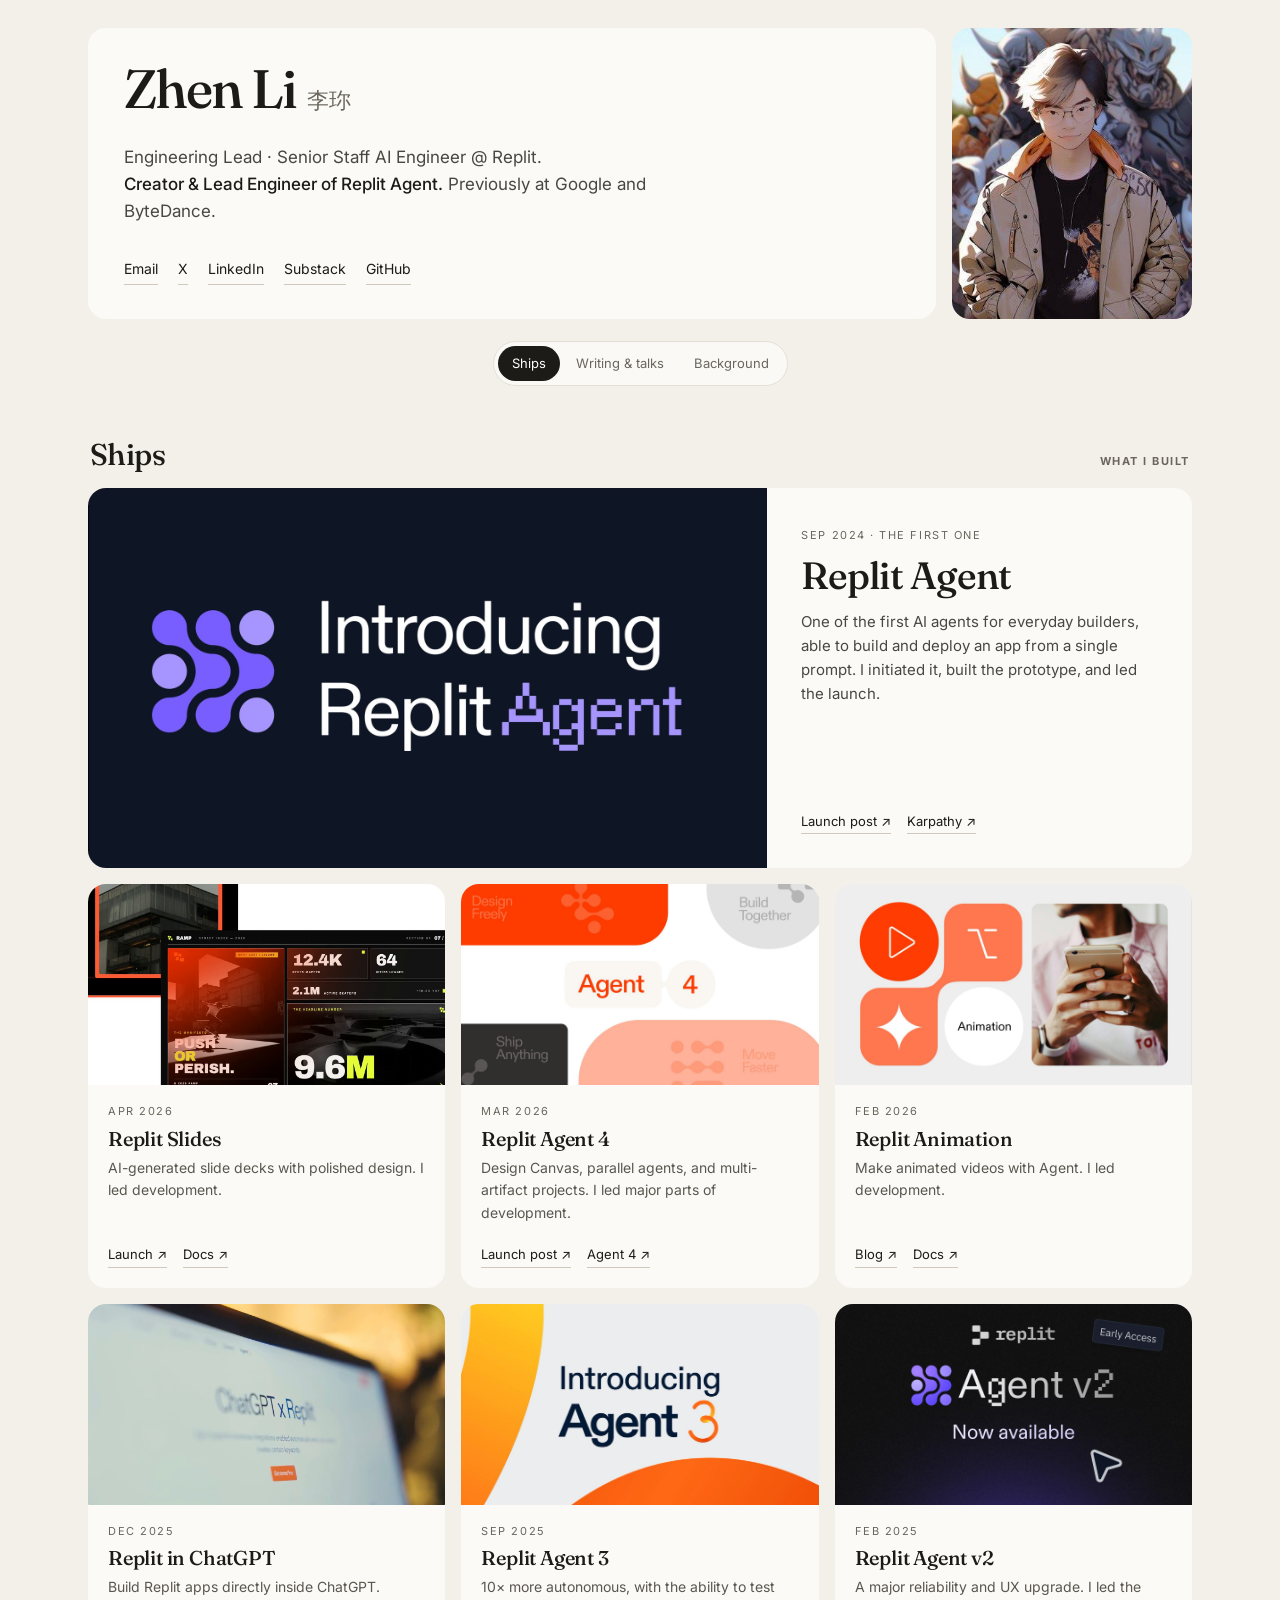
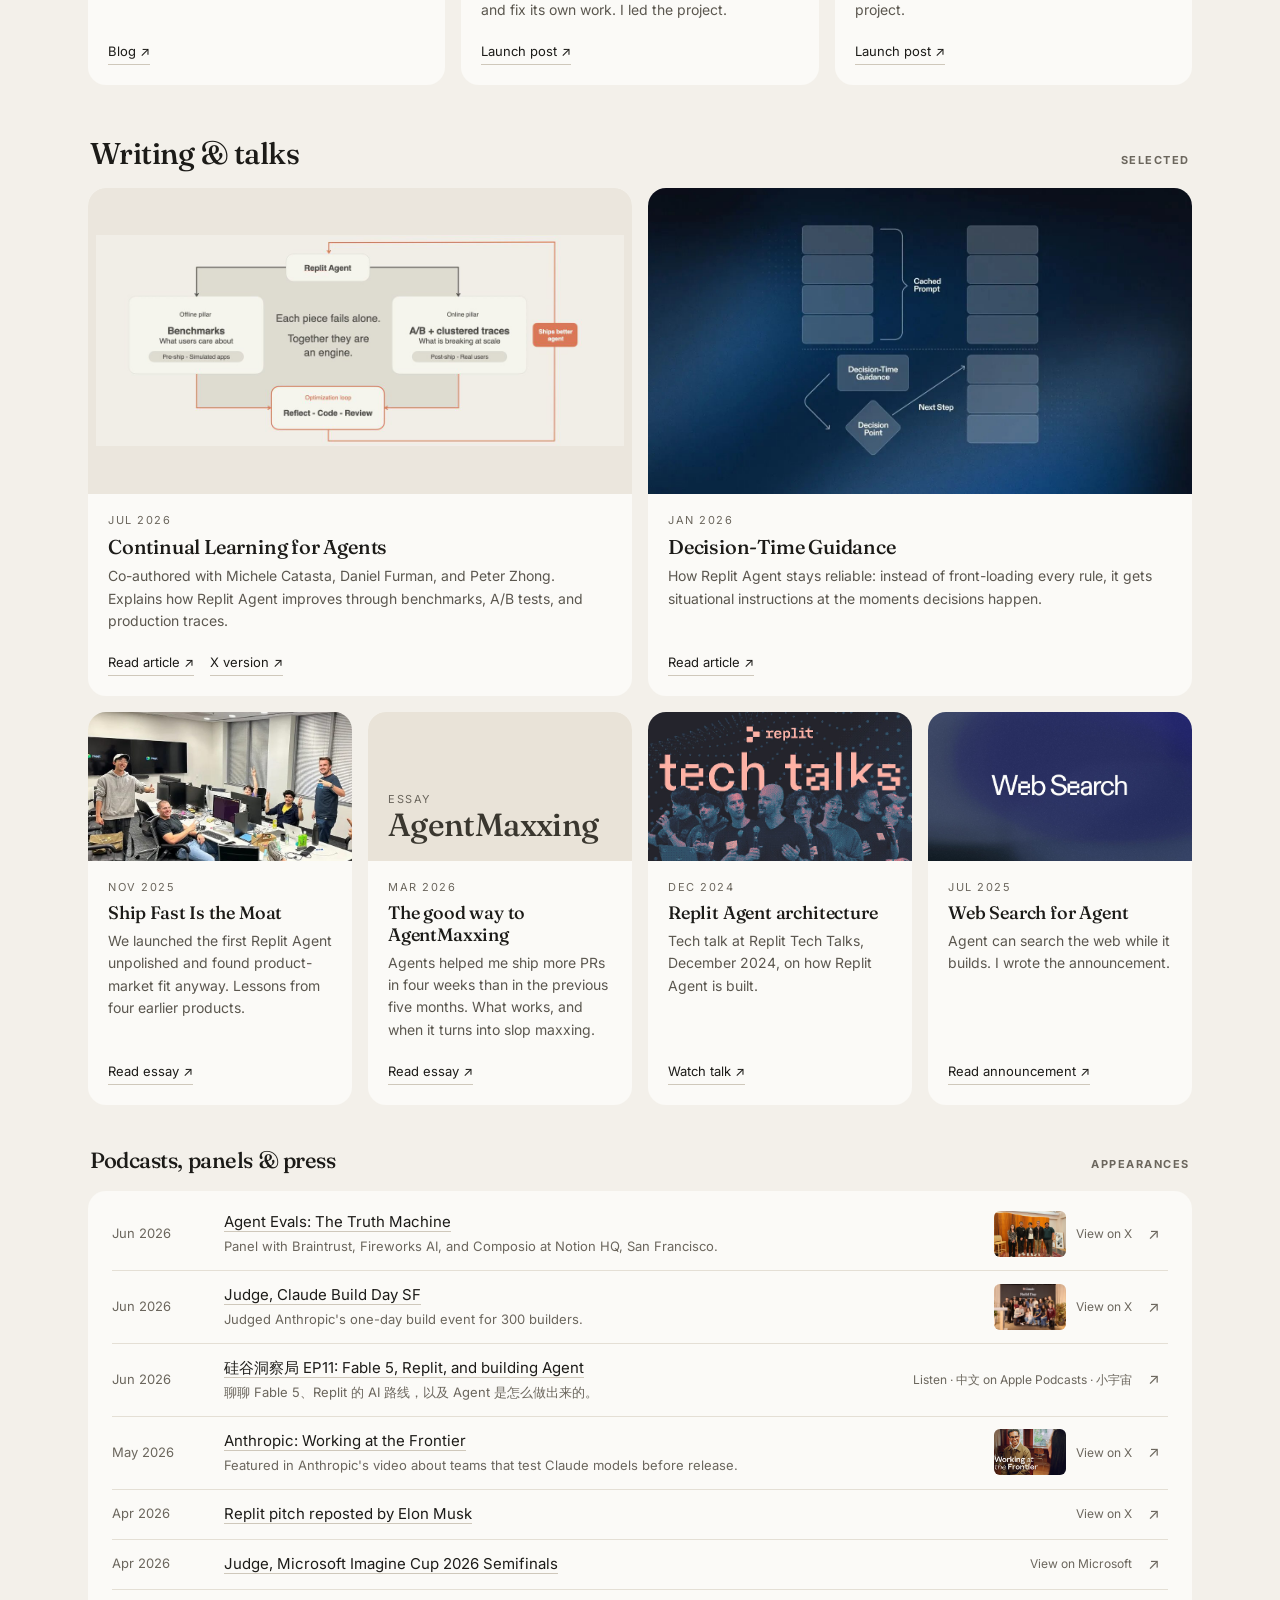
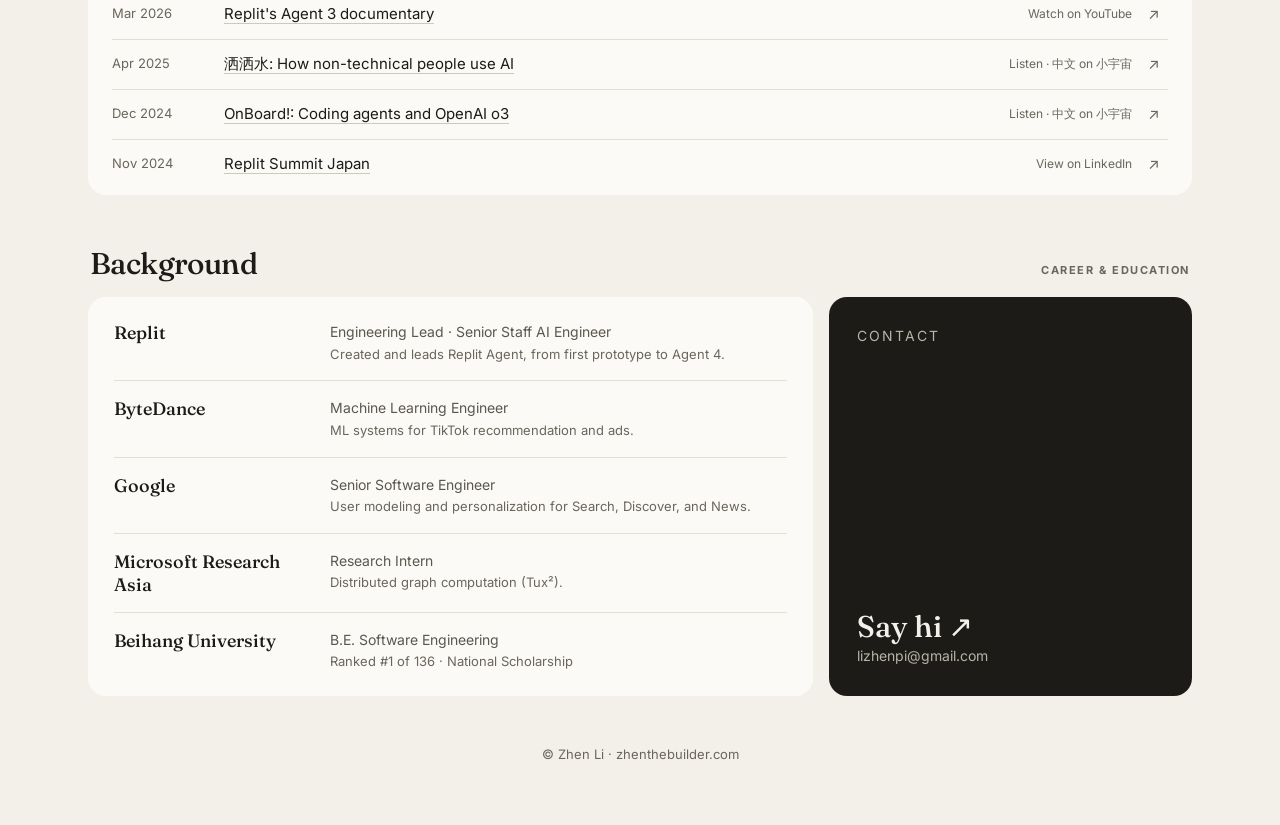
<file: index.html>
<!doctype html>
<html lang="en">
<head>
<meta charset="utf-8" />
<meta name="viewport" content="width=device-width, initial-scale=1" />
<title>Zhen Li</title>
<link href="/images/favicon/apple-icon-57x57.png" rel="apple-touch-icon" sizes="57x57">
<link href="/images/favicon/apple-icon-60x60.png" rel="apple-touch-icon" sizes="60x60">
<link href="/images/favicon/apple-icon-72x72.png" rel="apple-touch-icon" sizes="72x72">
<link href="/images/favicon/apple-icon-76x76.png" rel="apple-touch-icon" sizes="76x76">
<link href="/images/favicon/apple-icon-114x114.png" rel="apple-touch-icon" sizes="114x114">
<link href="/images/favicon/apple-icon-120x120.png" rel="apple-touch-icon" sizes="120x120">
<link href="/images/favicon/apple-icon-144x144.png" rel="apple-touch-icon" sizes="144x144">
<link href="/images/favicon/apple-icon-152x152.png" rel="apple-touch-icon" sizes="152x152">
<link href="/images/favicon/apple-icon-180x180.png" rel="apple-touch-icon" sizes="180x180">
<link href="/images/favicon/android-icon-192x192.png" rel="icon" sizes="192x192" type="image/png">
<link href="/images/favicon/favicon-32x32.png" rel="icon" sizes="32x32" type="image/png">
<link href="/images/favicon/favicon-96x96.png" rel="icon" sizes="96x96" type="image/png">
<link href="/images/favicon/favicon-16x16.png" rel="icon" sizes="16x16" type="image/png">
<link href="/images/favicon/manifest.json" rel="manifest">
<meta content="#ffffff" name="msapplication-TileColor">
<meta content="/images/favicon/ms-icon-144x144.png" name="msapplication-TileImage">
<meta content="#ffffff" name="theme-color">
<link href="/" rel="canonical">
<meta content="website" property="og:type">
<meta content="Zhen Li - Engineering Lead at Replit" property="og:title">
<meta content="Engineering Lead (Senior Staff AI Engineer) at Replit. Creator & Lead Engineer of Replit Agent. Former Google, ByteDance/TikTok." property="og:description">
<meta content="/images/profile.jpeg" property="og:image">
<meta content="summary_large_image" name="twitter:card">
<meta content="Zhen Li - Engineering Lead at Replit" name="twitter:title">
<meta content="Engineering Lead (Senior Staff AI Engineer) at Replit. Creator & Lead Engineer of Replit Agent. Former Google, ByteDance/TikTok." name="twitter:description">
<meta content="/images/profile.jpeg" name="twitter:image">
<meta content="Engineering Lead (Senior Staff AI Engineer) at Replit. Creator & Lead Engineer of Replit Agent. Former Google, ByteDance/TikTok." name="description">
<link rel="preconnect" href="https://fonts.googleapis.com" />
<link href="https://fonts.googleapis.com/css2?family=Fraunces:opsz,wght@9..144,400;9..144,500&family=Inter:wght@400;500&display=swap" rel="stylesheet" />
<style>
  :root { --bg:#f3f0ea; --card:#fbfaf7; --ink:#1c1b18; --muted:#6b665d; --line:#e4dfd5; --accent:#c2541a; --r:18px; }
  * { box-sizing:border-box; margin:0; padding:0; }
  body { background:var(--bg); color:var(--ink); font:15px/1.6 Inter, system-ui, sans-serif; -webkit-font-smoothing:antialiased; }
  a { color:inherit; text-decoration:none; }
  a:focus-visible { outline:2px solid var(--accent); outline-offset:3px; border-radius:6px; }
  section[id], h2[id] { scroll-margin-top:80px; }
  .wrap { max-width:1160px; margin:0 auto; padding:28px 28px 60px; }
  .k { font-size:11px; letter-spacing:.14em; text-transform:uppercase; color:var(--muted); }
  .serif { font-family:Fraunces, serif; font-weight:500; letter-spacing:-.015em; }

  /* intro */
  .intro { display:grid; grid-template-columns:1fr 240px; gap:16px; }
  .me { background:var(--card); border-radius:var(--r); padding:34px 36px; display:flex; flex-direction:column; justify-content:space-between; gap:28px; }
  .me .head { display:flex; justify-content:space-between; align-items:center; gap:16px; }
  .me .mini { display:none; width:64px; height:64px; border-radius:14px; background:url(/images/profile.jpeg) center/cover; flex:none; }
  .me h1 { font:500 54px/1 Fraunces, serif; letter-spacing:-.03em; }
  .me h1 span { font:400 22px Inter; color:var(--muted); margin-left:10px; letter-spacing:0; }
  .me p { font-size:17px; color:#4a4740; max-width:560px; }
  .me .links { display:flex; flex-wrap:wrap; gap:6px 20px; font-size:14px; color:var(--ink); }
  .me .links a { border-bottom:1px solid #cfc8bb; padding:4px 0; }
  .me .links a:hover { color:var(--accent); border-color:var(--accent); }
  .avatar { border-radius:var(--r); background:url(/images/profile.jpeg) center/cover; min-height:260px; }

  /* nav */
  .nav { position:sticky; top:12px; z-index:5; display:flex; justify-content:center; margin:22px 0 8px; }
  .nav div { background:rgba(251,250,247,.9); backdrop-filter:blur(10px); border:1px solid var(--line); border-radius:999px; padding:4px; display:flex; gap:2px; }
  .nav a { font-size:13px; padding:7px 14px; border-radius:999px; color:var(--muted); }
  .nav a.on, .nav a:hover { background:var(--ink); color:#fff; }

  h2.sec { display:flex; justify-content:space-between; align-items:baseline; margin:54px 2px 18px; }
  h2.sec b { font:500 30px/1 Fraunces, serif; letter-spacing:-.02em; }

  /* hero ship */
  .hero { display:grid; grid-template-columns:1.6fr 1fr; background:var(--card); border-radius:var(--r); overflow:hidden; }
  .hero .img { background:#14112b center/cover; min-height:380px; }
  .hero .txt { padding:34px; display:flex; flex-direction:column; justify-content:space-between; gap:20px; }
  .hero h3 { font:500 38px/1.05 Fraunces, serif; letter-spacing:-.02em; margin:10px 0 14px; }
  .hero p { color:#4a4740; }

  /* cards */
  .grid.two { grid-template-columns:repeat(2,1fr); }
  .grid.four { grid-template-columns:repeat(4,1fr); }
  .grid.four .card h3 { font-size:18px; }
  .card .poster b.sm { font-size:32px; }
  .grid { display:grid; grid-template-columns:repeat(3,1fr); gap:16px; margin-top:16px; }
  .card { background:var(--card); border-radius:var(--r); overflow:hidden; display:flex; flex-direction:column; }
  .card > a.img { display:block; }
  .card h3 a { background:linear-gradient(currentColor,currentColor) 0 100%/0 1px no-repeat; transition:background-size .35s; }
  .card:has(a:hover) h3 a, .card h3 a:focus-visible { background-size:100% 1px; }
  .card .img { aspect-ratio:16/9; overflow:hidden; background:#ebe6dd; }
  .card .img img { width:100%; height:100%; object-fit:cover; transition:transform 1s cubic-bezier(.2,.7,.2,1); }
  .card .img.contain img { object-fit:contain; padding:8px; }
  .card a.img:hover img, .card:has(h3 a:hover) .img img { transform:scale(1.03); }
  .card .poster { width:100%; height:100%; display:flex; flex-direction:column; justify-content:flex-end; padding:20px; background:#e9e3d8; }
  .card .poster b { font:500 46px/1 Fraunces, serif; color:#3a372f; letter-spacing:-.02em; }
  .card .body { padding:18px 20px 20px; display:flex; flex-direction:column; gap:6px; flex:1; }
  .card h3 { font:500 20px/1.2 Fraunces, serif; letter-spacing:-.01em; }
  .card p { color:#5b574f; font-size:14px; }
  .lk { display:flex; flex-wrap:wrap; gap:4px 16px; font-size:13px; margin-top:auto; padding-top:8px; }
  .lk a { color:var(--ink); border-bottom:1px solid #cfc8bb; padding:6px 0 2px; }
  .lk a:hover { color:var(--accent); border-color:var(--accent); }

  /* list */
  .list { margin-top:16px; background:var(--card); border-radius:var(--r); padding:6px 24px; }
  .list { padding:6px 10px; }
  .list a { display:grid; grid-template-columns:96px 1fr auto 20px; align-items:center; gap:16px; padding:13px 14px; border-radius:12px; font-size:15px; position:relative; }
  .list a + a::before { content:""; position:absolute; left:14px; right:14px; top:0; border-top:1px solid var(--line); }
  .list a:hover { background:#f1ece3; } .list a:hover::before, .list a:hover + a::before { border-color:transparent; }
  .list .t { text-decoration:underline; text-decoration-color:#cfc8bb; text-underline-offset:4px; text-decoration-thickness:1px; }
  .list a:hover .t { color:var(--accent); text-decoration-color:var(--accent); }
  .list .sub { display:block; color:var(--muted); font-size:13px; margin-top:2px; text-decoration:none; }
  .list .act { font-size:12px; color:var(--muted); white-space:nowrap; display:flex; align-items:center; gap:10px; }
  .list .act img { width:72px; height:46px; object-fit:cover; border-radius:6px; }
  .list .ar { color:var(--muted); } .list a:hover .ar { color:var(--accent); }
  .list .d { color:var(--muted); font-size:13px; }

  /* background */
  .bg { display:grid; grid-template-columns:2fr 1fr; gap:16px; }
  .career { background:var(--card); border-radius:var(--r); padding:8px 26px; }
  .cr { display:grid; grid-template-columns:200px 1fr; gap:16px; padding:16px 0; border-bottom:1px solid var(--line); }
  .cr:last-child { border-bottom:0; }
  .cr b { font:500 18px Fraunces, serif; } .cr span { color:#5b574f; font-size:14px; } .cr small { display:block; color:var(--muted); font-size:13px; }
  .contact { background:var(--ink); color:#f3f0ea; border-radius:var(--r); padding:28px; display:flex; flex-direction:column; justify-content:space-between; }
  .contact b { font:500 30px/1.1 Fraunces, serif; }
  .contact span { color:#b9b3a8; font-size:14px; }
  .contact:hover b { color:#f1a06d; }
  footer { text-align:center; color:var(--muted); padding:48px 0 0; font-size:13px; }

  @media (max-width:900px) {
    .intro, .hero, .bg { grid-template-columns:1fr; }
    .avatar { min-height:220px; max-width:220px; }
    .hero .img { min-height:220px; }
    .grid { grid-template-columns:1fr 1fr; }
    .grid.two { grid-template-columns:1fr; } .grid.four { grid-template-columns:1fr 1fr; }
    .list a { grid-template-columns:64px minmax(0,1fr) 16px; gap:12px; } .list .act { display:none; }
    .cr { grid-template-columns:1fr; gap:2px; }
    .me h1 { font-size:42px; }
  }
  @media (max-width:560px) {
    .grid, .grid.four { grid-template-columns:1fr; } .me { padding:24px; gap:20px; }
    .avatar { display:none; } .me .mini { display:block; }
    .me h1 { font-size:36px; } .me h1 span { display:block; margin:6px 0 0; font-size:17px; }
    .me p { font-size:16px; }
  }
</style>
</head>
<body>
<div class="wrap">
  <section class="intro">
    <div class="me">
      <div class="head"><h1>Zhen Li<span>李珎</span></h1><div class="mini" role="img" aria-label="Zhen Li"></div></div>
      <p id="lede"></p>
      <div class="links" id="links"></div>
    </div>
    <div class="avatar"></div>
  </section>

  <div class="nav"><div>
    <a href="#ships">Ships</a><a href="#talks">Writing &amp; talks</a><a href="#background">Background</a>
  </div></div>

  <h2 class="sec" id="ships"><b>Ships</b><span class="k">What I built</span></h2>
  <div id="hero"></div>
  <div class="grid" id="shipGrid"></div>

  <h2 class="sec" id="talks"><b>Writing &amp; talks</b><span class="k">Selected</span></h2>
  <div class="grid two" id="talkGrid"></div>
  <div class="grid four" id="talkGrid2"></div>
  <h2 class="sec" style="margin-top:44px"><b style="font-size:22px">Podcasts, panels &amp; press</b><span class="k">Appearances</span></h2>
  <div class="list" id="talkList"></div>

  <h2 class="sec" id="background"><b>Background</b><span class="k">Career &amp; education</span></h2>
  <div class="bg">
    <div class="career" id="career"></div>
    <a class="contact" id="contact"><span class="k" style="color:#b9b3a8">Contact</span><div><b>Say hi ↗</b><br><span id="em"></span></div></a>
  </div>
  <footer>© Zhen Li · zhenthebuilder.com</footer>
</div>
<script src="/site-data.js"></script>
<script>
const Z = window.ZHEN;
document.getElementById('lede').innerHTML = `${Z.role}.<br><b style="color:var(--ink);font-weight:500">${Z.tagline}.</b> Previously at Google and ByteDance.`;
document.getElementById('links').innerHTML = Z.links.map(([t,u])=>`<a href="${u}" target="_blank">${t}</a>`).join('');
const lk = e => `<div class="lk">${e.links.map(([t,u])=>`<a href="${u}" target="_blank">${t} ↗</a>`).join('')}</div>`;
const href = e => e.links[0][1];
const media = e => e.photo
  ? `<a class="img ${e.photoFit==='contain'?'contain':''}" href="${href(e)}" target="_blank" tabindex="-1" aria-hidden="true"><img src="${e.photo}" alt="" loading="lazy" ${e.capTop?'style="object-position:center top"':''}></a>`
  : `<a class="img" href="${href(e)}" target="_blank" tabindex="-1" aria-hidden="true"><div class="poster"><span class="k">${e.poster.kicker}</span><b class="${e.poster.small?'sm':''}">${e.poster.big}</b></div></a>`;
const card = e => `<article class="card">${media(e)}<div class="body"><span class="k">${e.label}</span><h3><a href="${href(e)}" target="_blank">${e.title}</a></h3><p>${e.blurb}</p>${lk(e)}</div></article>`;

const ships = Z.events.filter(e=>e.kind==='ship');
const hero = ships.find(e=>e.hero);
document.getElementById('hero').innerHTML = `<article class="hero">
  <div class="img" style="background-image:url(${hero.photo})"></div>
  <div class="txt"><div><span class="k">${hero.label} · The first one</span><h3>${hero.title}</h3><p>${hero.blurb}</p></div>${lk(hero)}</div></article>`;
document.getElementById('shipGrid').innerHTML = ships.filter(e=>!e.hero).map(card).join('');

const rest = Z.events.filter(e=>e.kind!=='ship');
document.getElementById('talkGrid').innerHTML = rest.filter(e=>e.featured===1).map(card).join('');
document.getElementById('talkGrid2').innerHTML = rest.filter(e=>e.featured===2).sort((a,b)=>a.order-b.order).map(card).join('');
const verb = e => e.podcast ? 'Listen' : e.kind==='writing' ? 'Read' : /youtube|video/i.test(href(e)+e.links[0][0]) ? 'Watch' : 'View';
const HOSTS = {'x.com':'X','youtube.com':'YouTube','substack.com':'Substack','xiaoyuzhoufm.com':'小宇宙','podcasts.apple.com':'Apple Podcasts','linkedin.com':'LinkedIn','replit.com':'Replit','microsoft.com':'Microsoft'};
const platform = u => { const h = new URL(u).hostname; const k = Object.keys(HOSTS).find(k => h===k || h.endsWith('.'+k)); return k ? HOSTS[k] : h; };
const where = e => [...new Set(e.links.map(l=>platform(l[1])))].join(' · ');
document.getElementById('talkList').innerHTML = rest.filter(e=>!e.featured).sort((a,b)=>b.date.localeCompare(a.date)).map(e=>
  `<a href="${href(e)}" target="_blank"><span class="d">${e.label}</span><span><span class="t" ${e.lang==='zh'?'lang="zh"':''}>${e.title}</span>${e.blurb?`<span class="sub">${e.blurb}</span>`:''}</span><span class="act">${e.photo?`<img src="${e.photo}" alt="">`:''}${verb(e)}${e.lang==='zh'?' · 中文':''} on ${where(e)}</span><span class="ar" aria-hidden="true">↗</span></a>`).join('');

document.getElementById('career').innerHTML = [...Z.career, Z.education].map(([o,r,d])=>`<div class="cr"><b>${o}</b><span>${r}<small>${d}</small></span></div>`).join('');
document.getElementById('contact').href = 'mailto:' + Z.email;
document.getElementById('em').textContent = Z.email;

// highlight current section in nav
const navs = [...document.querySelectorAll('.nav a')];
const secs = ['ships','talks','background'].map(id=>document.getElementById(id));
const setNav = () => {
  let cur = 'ships';
  for (const s of secs) if (s.getBoundingClientRect().top < innerHeight*0.35) cur = s.id;
  if (innerHeight + scrollY >= document.body.scrollHeight - 4) cur = 'background';
  navs.forEach(n => { const on = n.getAttribute('href')==='#'+cur; n.classList.toggle('on', on); on ? n.setAttribute('aria-current','true') : n.removeAttribute('aria-current'); });
};
addEventListener('scroll', setNav, {passive:true}); setNav();
</script>
</body>
</html>
</file>
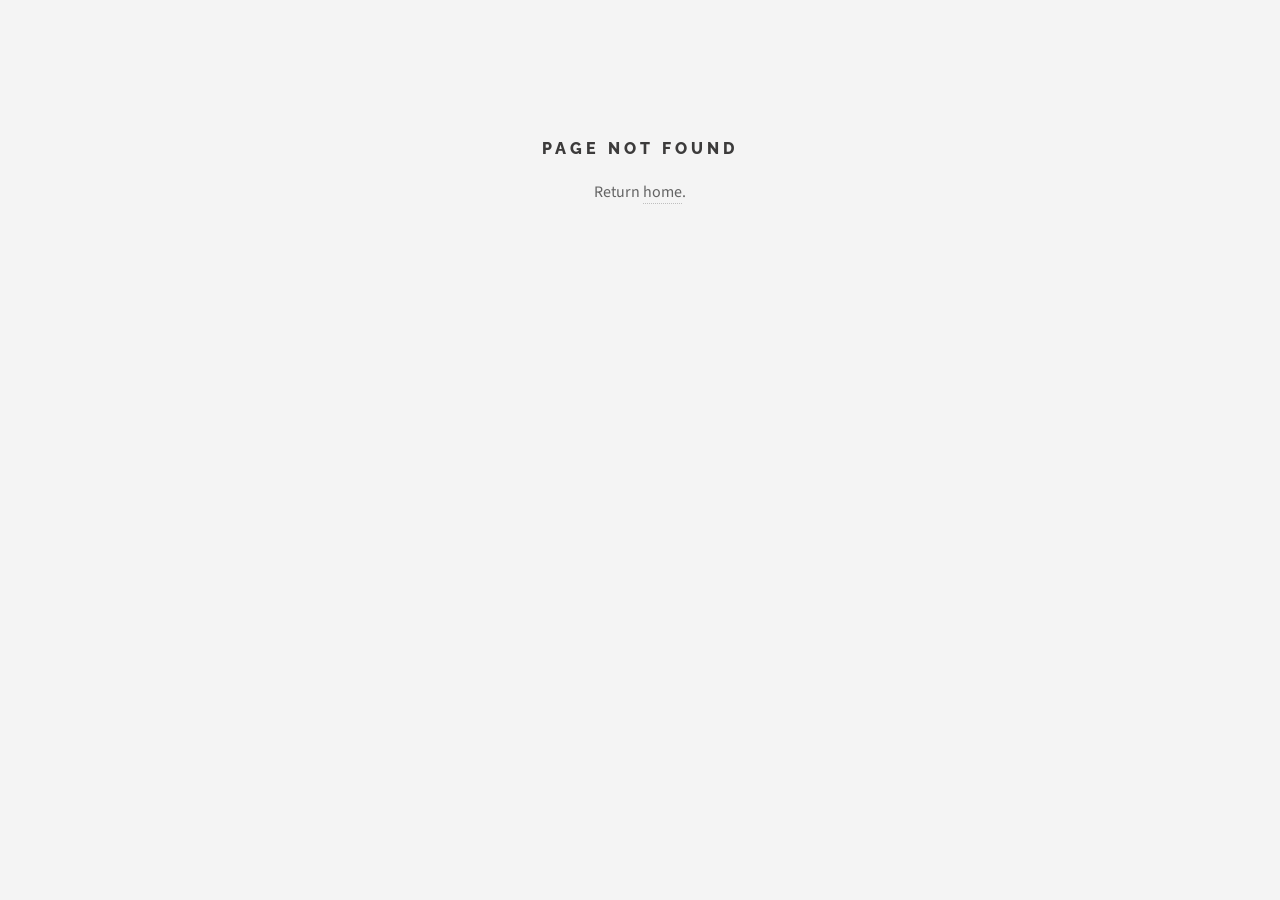
<file: about/index.html>
<!DOCTYPE html><html itemscope itemtype="http://schema.org/WebPage" lang="en"><head><meta content="text/html;charset=utf-8" http-equiv="content-type"><meta content="IE=edge" http-equiv="X-UA-Compatible"><meta content="width=device-width,initial-scale=1" name="viewport" id="viewport"><style type="text/css">:host,:root{--fa-font-solid:normal 900 1em/1 "Font Awesome 6 Solid";--fa-font-regular:normal 400 1em/1 "Font Awesome 6 Regular";--fa-font-light:normal 300 1em/1 "Font Awesome 6 Light";--fa-font-thin:normal 100 1em/1 "Font Awesome 6 Thin";--fa-font-duotone:normal 900 1em/1 "Font Awesome 6 Duotone";--fa-font-sharp-solid:normal 900 1em/1 "Font Awesome 6 Sharp";--fa-font-sharp-regular:normal 400 1em/1 "Font Awesome 6 Sharp";--fa-font-sharp-light:normal 300 1em/1 "Font Awesome 6 Sharp";--fa-font-brands:normal 400 1em/1 "Font Awesome 6 Brands"}svg:not(:host).svg-inline--fa,svg:not(:root).svg-inline--fa{overflow:visible;box-sizing:content-box}.svg-inline--fa{display:var(--fa-display,inline-block);height:1em;overflow:visible;vertical-align:-.125em}.svg-inline--fa.fa-2xs{vertical-align:.1em}.svg-inline--fa.fa-xs{vertical-align:0}.svg-inline--fa.fa-sm{vertical-align:-.0714285705em}.svg-inline--fa.fa-lg{vertical-align:-.2em}.svg-inline--fa.fa-xl{vertical-align:-.25em}.svg-inline--fa.fa-2xl{vertical-align:-.3125em}.svg-inline--fa.fa-pull-left{margin-right:var(--fa-pull-margin,.3em);width:auto}.svg-inline--fa.fa-pull-right{margin-left:var(--fa-pull-margin,.3em);width:auto}.svg-inline--fa.fa-li{width:var(--fa-li-width,2em);top:.25em}.svg-inline--fa.fa-fw{width:var(--fa-fw-width,1.25em)}.fa-layers svg.svg-inline--fa{bottom:0;left:0;margin:auto;position:absolute;right:0;top:0}.fa-layers-counter,.fa-layers-text{display:inline-block;position:absolute;text-align:center}.fa-layers{display:inline-block;height:1em;position:relative;text-align:center;vertical-align:-.125em;width:1em}.fa-layers svg.svg-inline--fa{-webkit-transform-origin:center center;transform-origin:center center}.fa-layers-text{left:50%;top:50%;-webkit-transform:translate(-50%,-50%);transform:translate(-50%,-50%);-webkit-transform-origin:center center;transform-origin:center center}.fa-layers-counter{background-color:var(--fa-counter-background-color,#ff253a);border-radius:var(--fa-counter-border-radius,1em);box-sizing:border-box;color:var(--fa-inverse,#fff);line-height:var(--fa-counter-line-height,1);max-width:var(--fa-counter-max-width,5em);min-width:var(--fa-counter-min-width,1.5em);overflow:hidden;padding:var(--fa-counter-padding,.25em .5em);right:var(--fa-right,0);text-overflow:ellipsis;top:var(--fa-top,0);-webkit-transform:scale(var(--fa-counter-scale,.25));transform:scale(var(--fa-counter-scale,.25));-webkit-transform-origin:top right;transform-origin:top right}.fa-layers-bottom-right{bottom:var(--fa-bottom,0);right:var(--fa-right,0);top:auto;-webkit-transform:scale(var(--fa-layers-scale,.25));transform:scale(var(--fa-layers-scale,.25));-webkit-transform-origin:bottom right;transform-origin:bottom right}.fa-layers-bottom-left{bottom:var(--fa-bottom,0);left:var(--fa-left,0);right:auto;top:auto;-webkit-transform:scale(var(--fa-layers-scale,.25));transform:scale(var(--fa-layers-scale,.25));-webkit-transform-origin:bottom left;transform-origin:bottom left}.fa-layers-top-right{top:var(--fa-top,0);right:var(--fa-right,0);-webkit-transform:scale(var(--fa-layers-scale,.25));transform:scale(var(--fa-layers-scale,.25));-webkit-transform-origin:top right;transform-origin:top right}.fa-layers-top-left{left:var(--fa-left,0);right:auto;top:var(--fa-top,0);-webkit-transform:scale(var(--fa-layers-scale,.25));transform:scale(var(--fa-layers-scale,.25));-webkit-transform-origin:top left;transform-origin:top left}.fa-1x{font-size:1em}.fa-2x{font-size:2em}.fa-3x{font-size:3em}.fa-4x{font-size:4em}.fa-5x{font-size:5em}.fa-6x{font-size:6em}.fa-7x{font-size:7em}.fa-8x{font-size:8em}.fa-9x{font-size:9em}.fa-10x{font-size:10em}.fa-2xs{font-size:.625em;line-height:.1em;vertical-align:.225em}.fa-xs{font-size:.75em;line-height:.0833333337em;vertical-align:.125em}.fa-sm{font-size:.875em;line-height:.0714285718em;vertical-align:.0535714295em}.fa-lg{font-size:1.25em;line-height:.05em;vertical-align:-.075em}.fa-xl{font-size:1.5em;line-height:.0416666682em;vertical-align:-.125em}.fa-2xl{font-size:2em;line-height:.03125em;vertical-align:-.1875em}.fa-fw{text-align:center;width:1.25em}.fa-ul{list-style-type:none;margin-left:var(--fa-li-margin,2.5em);padding-left:0}.fa-ul>li{position:relative}.fa-li{left:calc(var(--fa-li-width,2em) * -1);position:absolute;text-align:center;width:var(--fa-li-width,2em);line-height:inherit}.fa-border{border-color:var(--fa-border-color,#eee);border-radius:var(--fa-border-radius,.1em);border-style:var(--fa-border-style,solid);border-width:var(--fa-border-width,.08em);padding:var(--fa-border-padding,.2em .25em .15em)}.fa-pull-left{float:left;margin-right:var(--fa-pull-margin,.3em)}.fa-pull-right{float:right;margin-left:var(--fa-pull-margin,.3em)}.fa-beat{-webkit-animation-name:fa-beat;animation-name:fa-beat;-webkit-animation-delay:var(--fa-animation-delay,0s);animation-delay:var(--fa-animation-delay,0s);-webkit-animation-direction:var(--fa-animation-direction,normal);animation-direction:var(--fa-animation-direction,normal);-webkit-animation-duration:var(--fa-animation-duration,1s);animation-duration:var(--fa-animation-duration,1s);-webkit-animation-iteration-count:var(--fa-animation-iteration-count,infinite);animation-iteration-count:var(--fa-animation-iteration-count,infinite);-webkit-animation-timing-function:var(--fa-animation-timing,ease-in-out);animation-timing-function:var(--fa-animation-timing,ease-in-out)}.fa-bounce{-webkit-animation-name:fa-bounce;animation-name:fa-bounce;-webkit-animation-delay:var(--fa-animation-delay,0s);animation-delay:var(--fa-animation-delay,0s);-webkit-animation-direction:var(--fa-animation-direction,normal);animation-direction:var(--fa-animation-direction,normal);-webkit-animation-duration:var(--fa-animation-duration,1s);animation-duration:var(--fa-animation-duration,1s);-webkit-animation-iteration-count:var(--fa-animation-iteration-count,infinite);animation-iteration-count:var(--fa-animation-iteration-count,infinite);-webkit-animation-timing-function:var(--fa-animation-timing,cubic-bezier(.28,.84,.42,1));animation-timing-function:var(--fa-animation-timing,cubic-bezier(.28,.84,.42,1))}.fa-fade{-webkit-animation-name:fa-fade;animation-name:fa-fade;-webkit-animation-delay:var(--fa-animation-delay,0s);animation-delay:var(--fa-animation-delay,0s);-webkit-animation-direction:var(--fa-animation-direction,normal);animation-direction:var(--fa-animation-direction,normal);-webkit-animation-duration:var(--fa-animation-duration,1s);animation-duration:var(--fa-animation-duration,1s);-webkit-animation-iteration-count:var(--fa-animation-iteration-count,infinite);animation-iteration-count:var(--fa-animation-iteration-count,infinite);-webkit-animation-timing-function:var(--fa-animation-timing,cubic-bezier(.4,0,.6,1));animation-timing-function:var(--fa-animation-timing,cubic-bezier(.4,0,.6,1))}.fa-beat-fade{-webkit-animation-name:fa-beat-fade;animation-name:fa-beat-fade;-webkit-animation-delay:var(--fa-animation-delay,0s);animation-delay:var(--fa-animation-delay,0s);-webkit-animation-direction:var(--fa-animation-direction,normal);animation-direction:var(--fa-animation-direction,normal);-webkit-animation-duration:var(--fa-animation-duration,1s);animation-duration:var(--fa-animation-duration,1s);-webkit-animation-iteration-count:var(--fa-animation-iteration-count,infinite);animation-iteration-count:var(--fa-animation-iteration-count,infinite);-webkit-animation-timing-function:var(--fa-animation-timing,cubic-bezier(.4,0,.6,1));animation-timing-function:var(--fa-animation-timing,cubic-bezier(.4,0,.6,1))}.fa-flip{-webkit-animation-name:fa-flip;animation-name:fa-flip;-webkit-animation-delay:var(--fa-animation-delay,0s);animation-delay:var(--fa-animation-delay,0s);-webkit-animation-direction:var(--fa-animation-direction,normal);animation-direction:var(--fa-animation-direction,normal);-webkit-animation-duration:var(--fa-animation-duration,1s);animation-duration:var(--fa-animation-duration,1s);-webkit-animation-iteration-count:var(--fa-animation-iteration-count,infinite);animation-iteration-count:var(--fa-animation-iteration-count,infinite);-webkit-animation-timing-function:var(--fa-animation-timing,ease-in-out);animation-timing-function:var(--fa-animation-timing,ease-in-out)}.fa-shake{-webkit-animation-name:fa-shake;animation-name:fa-shake;-webkit-animation-delay:var(--fa-animation-delay,0s);animation-delay:var(--fa-animation-delay,0s);-webkit-animation-direction:var(--fa-animation-direction,normal);animation-direction:var(--fa-animation-direction,normal);-webkit-animation-duration:var(--fa-animation-duration,1s);animation-duration:var(--fa-animation-duration,1s);-webkit-animation-iteration-count:var(--fa-animation-iteration-count,infinite);animation-iteration-count:var(--fa-animation-iteration-count,infinite);-webkit-animation-timing-function:var(--fa-animation-timing,linear);animation-timing-function:var(--fa-animation-timing,linear)}.fa-spin{-webkit-animation-name:fa-spin;animation-name:fa-spin;-webkit-animation-delay:var(--fa-animation-delay,0s);animation-delay:var(--fa-animation-delay,0s);-webkit-animation-direction:var(--fa-animation-direction,normal);animation-direction:var(--fa-animation-direction,normal);-webkit-animation-duration:var(--fa-animation-duration,2s);animation-duration:var(--fa-animation-duration,2s);-webkit-animation-iteration-count:var(--fa-animation-iteration-count,infinite);animation-iteration-count:var(--fa-animation-iteration-count,infinite);-webkit-animation-timing-function:var(--fa-animation-timing,linear);animation-timing-function:var(--fa-animation-timing,linear)}.fa-spin-reverse{--fa-animation-direction:reverse}.fa-pulse,.fa-spin-pulse{-webkit-animation-name:fa-spin;animation-name:fa-spin;-webkit-animation-direction:var(--fa-animation-direction,normal);animation-direction:var(--fa-animation-direction,normal);-webkit-animation-duration:var(--fa-animation-duration,1s);animation-duration:var(--fa-animation-duration,1s);-webkit-animation-iteration-count:var(--fa-animation-iteration-count,infinite);animation-iteration-count:var(--fa-animation-iteration-count,infinite);-webkit-animation-timing-function:var(--fa-animation-timing,steps(8));animation-timing-function:var(--fa-animation-timing,steps(8))}@media (prefers-reduced-motion:reduce){.fa-beat,.fa-beat-fade,.fa-bounce,.fa-fade,.fa-flip,.fa-pulse,.fa-shake,.fa-spin,.fa-spin-pulse{-webkit-animation-delay:-1ms;animation-delay:-1ms;-webkit-animation-duration:1ms;animation-duration:1ms;-webkit-animation-iteration-count:1;animation-iteration-count:1;-webkit-transition-delay:0s;transition-delay:0s;-webkit-transition-duration:0s;transition-duration:0s}}@-webkit-keyframes fa-beat{0%,90%{-webkit-transform:scale(1);transform:scale(1)}45%{-webkit-transform:scale(var(--fa-beat-scale,1.25));transform:scale(var(--fa-beat-scale,1.25))}}@keyframes fa-beat{0%,90%{-webkit-transform:scale(1);transform:scale(1)}45%{-webkit-transform:scale(var(--fa-beat-scale,1.25));transform:scale(var(--fa-beat-scale,1.25))}}@-webkit-keyframes fa-bounce{0%{-webkit-transform:scale(1,1) translateY(0);transform:scale(1,1) translateY(0)}10%{-webkit-transform:scale(var(--fa-bounce-start-scale-x,1.1),var(--fa-bounce-start-scale-y,.9)) translateY(0);transform:scale(var(--fa-bounce-start-scale-x,1.1),var(--fa-bounce-start-scale-y,.9)) translateY(0)}30%{-webkit-transform:scale(var(--fa-bounce-jump-scale-x,.9),var(--fa-bounce-jump-scale-y,1.1)) translateY(var(--fa-bounce-height,-.5em));transform:scale(var(--fa-bounce-jump-scale-x,.9),var(--fa-bounce-jump-scale-y,1.1)) translateY(var(--fa-bounce-height,-.5em))}50%{-webkit-transform:scale(var(--fa-bounce-land-scale-x,1.05),var(--fa-bounce-land-scale-y,.95)) translateY(0);transform:scale(var(--fa-bounce-land-scale-x,1.05),var(--fa-bounce-land-scale-y,.95)) translateY(0)}57%{-webkit-transform:scale(1,1) translateY(var(--fa-bounce-rebound,-.125em));transform:scale(1,1) translateY(var(--fa-bounce-rebound,-.125em))}64%{-webkit-transform:scale(1,1) translateY(0);transform:scale(1,1) translateY(0)}100%{-webkit-transform:scale(1,1) translateY(0);transform:scale(1,1) translateY(0)}}@keyframes fa-bounce{0%{-webkit-transform:scale(1,1) translateY(0);transform:scale(1,1) translateY(0)}10%{-webkit-transform:scale(var(--fa-bounce-start-scale-x,1.1),var(--fa-bounce-start-scale-y,.9)) translateY(0);transform:scale(var(--fa-bounce-start-scale-x,1.1),var(--fa-bounce-start-scale-y,.9)) translateY(0)}30%{-webkit-transform:scale(var(--fa-bounce-jump-scale-x,.9),var(--fa-bounce-jump-scale-y,1.1)) translateY(var(--fa-bounce-height,-.5em));transform:scale(var(--fa-bounce-jump-scale-x,.9),var(--fa-bounce-jump-scale-y,1.1)) translateY(var(--fa-bounce-height,-.5em))}50%{-webkit-transform:scale(var(--fa-bounce-land-scale-x,1.05),var(--fa-bounce-land-scale-y,.95)) translateY(0);transform:scale(var(--fa-bounce-land-scale-x,1.05),var(--fa-bounce-land-scale-y,.95)) translateY(0)}57%{-webkit-transform:scale(1,1) translateY(var(--fa-bounce-rebound,-.125em));transform:scale(1,1) translateY(var(--fa-bounce-rebound,-.125em))}64%{-webkit-transform:scale(1,1) translateY(0);transform:scale(1,1) translateY(0)}100%{-webkit-transform:scale(1,1) translateY(0);transform:scale(1,1) translateY(0)}}@-webkit-keyframes fa-fade{50%{opacity:var(--fa-fade-opacity,.4)}}@keyframes fa-fade{50%{opacity:var(--fa-fade-opacity,.4)}}@-webkit-keyframes fa-beat-fade{0%,100%{opacity:var(--fa-beat-fade-opacity,.4);-webkit-transform:scale(1);transform:scale(1)}50%{opacity:1;-webkit-transform:scale(var(--fa-beat-fade-scale,1.125));transform:scale(var(--fa-beat-fade-scale,1.125))}}@keyframes fa-beat-fade{0%,100%{opacity:var(--fa-beat-fade-opacity,.4);-webkit-transform:scale(1);transform:scale(1)}50%{opacity:1;-webkit-transform:scale(var(--fa-beat-fade-scale,1.125));transform:scale(var(--fa-beat-fade-scale,1.125))}}@-webkit-keyframes fa-flip{50%{-webkit-transform:rotate3d(var(--fa-flip-x,0),var(--fa-flip-y,1),var(--fa-flip-z,0),var(--fa-flip-angle,-180deg));transform:rotate3d(var(--fa-flip-x,0),var(--fa-flip-y,1),var(--fa-flip-z,0),var(--fa-flip-angle,-180deg))}}@keyframes fa-flip{50%{-webkit-transform:rotate3d(var(--fa-flip-x,0),var(--fa-flip-y,1),var(--fa-flip-z,0),var(--fa-flip-angle,-180deg));transform:rotate3d(var(--fa-flip-x,0),var(--fa-flip-y,1),var(--fa-flip-z,0),var(--fa-flip-angle,-180deg))}}@-webkit-keyframes fa-shake{0%{-webkit-transform:rotate(-15deg);transform:rotate(-15deg)}4%{-webkit-transform:rotate(15deg);transform:rotate(15deg)}24%,8%{-webkit-transform:rotate(-18deg);transform:rotate(-18deg)}12%,28%{-webkit-transform:rotate(18deg);transform:rotate(18deg)}16%{-webkit-transform:rotate(-22deg);transform:rotate(-22deg)}20%{-webkit-transform:rotate(22deg);transform:rotate(22deg)}32%{-webkit-transform:rotate(-12deg);transform:rotate(-12deg)}36%{-webkit-transform:rotate(12deg);transform:rotate(12deg)}100%,40%{-webkit-transform:rotate(0);transform:rotate(0)}}@keyframes fa-shake{0%{-webkit-transform:rotate(-15deg);transform:rotate(-15deg)}4%{-webkit-transform:rotate(15deg);transform:rotate(15deg)}24%,8%{-webkit-transform:rotate(-18deg);transform:rotate(-18deg)}12%,28%{-webkit-transform:rotate(18deg);transform:rotate(18deg)}16%{-webkit-transform:rotate(-22deg);transform:rotate(-22deg)}20%{-webkit-transform:rotate(22deg);transform:rotate(22deg)}32%{-webkit-transform:rotate(-12deg);transform:rotate(-12deg)}36%{-webkit-transform:rotate(12deg);transform:rotate(12deg)}100%,40%{-webkit-transform:rotate(0);transform:rotate(0)}}@-webkit-keyframes fa-spin{0%{-webkit-transform:rotate(0);transform:rotate(0)}100%{-webkit-transform:rotate(360deg);transform:rotate(360deg)}}@keyframes fa-spin{0%{-webkit-transform:rotate(0);transform:rotate(0)}100%{-webkit-transform:rotate(360deg);transform:rotate(360deg)}}.fa-rotate-90{-webkit-transform:rotate(90deg);transform:rotate(90deg)}.fa-rotate-180{-webkit-transform:rotate(180deg);transform:rotate(180deg)}.fa-rotate-270{-webkit-transform:rotate(270deg);transform:rotate(270deg)}.fa-flip-horizontal{-webkit-transform:scale(-1,1);transform:scale(-1,1)}.fa-flip-vertical{-webkit-transform:scale(1,-1);transform:scale(1,-1)}.fa-flip-both,.fa-flip-horizontal.fa-flip-vertical{-webkit-transform:scale(-1,-1);transform:scale(-1,-1)}.fa-rotate-by{-webkit-transform:rotate(var(--fa-rotate-angle,none));transform:rotate(var(--fa-rotate-angle,none))}.fa-stack{display:inline-block;vertical-align:middle;height:2em;position:relative;width:2.5em}.fa-stack-1x,.fa-stack-2x{bottom:0;left:0;margin:auto;position:absolute;right:0;top:0;z-index:var(--fa-stack-z-index,auto)}.svg-inline--fa.fa-stack-1x{height:1em;width:1.25em}.svg-inline--fa.fa-stack-2x{height:2em;width:2.5em}.fa-inverse{color:var(--fa-inverse,#fff)}.fa-sr-only,.sr-only{position:absolute;width:1px;height:1px;padding:0;margin:-1px;overflow:hidden;clip:rect(0,0,0,0);white-space:nowrap;border-width:0}.fa-sr-only-focusable:not(:focus),.sr-only-focusable:not(:focus){position:absolute;width:1px;height:1px;padding:0;margin:-1px;overflow:hidden;clip:rect(0,0,0,0);white-space:nowrap;border-width:0}.svg-inline--fa .fa-primary{fill:var(--fa-primary-color,currentColor);opacity:var(--fa-primary-opacity,1)}.svg-inline--fa .fa-secondary{fill:var(--fa-secondary-color,currentColor);opacity:var(--fa-secondary-opacity,.4)}.svg-inline--fa.fa-swap-opacity .fa-primary{opacity:var(--fa-secondary-opacity,.4)}.svg-inline--fa.fa-swap-opacity .fa-secondary{opacity:var(--fa-primary-opacity,1)}.svg-inline--fa mask .fa-primary,.svg-inline--fa mask .fa-secondary{fill:#000}.fa-duotone.fa-inverse,.fad.fa-inverse{color:var(--fa-inverse,#fff)}</style><link href="/images/favicon/apple-icon-57x57.png" rel="apple-touch-icon" sizes="57x57"><link href="/images/favicon/apple-icon-60x60.png" rel="apple-touch-icon" sizes="60x60"><link href="/images/favicon/apple-icon-72x72.png" rel="apple-touch-icon" sizes="72x72"><link href="/images/favicon/apple-icon-76x76.png" rel="apple-touch-icon" sizes="76x76"><link href="/images/favicon/apple-icon-114x114.png" rel="apple-touch-icon" sizes="114x114"><link href="/images/favicon/apple-icon-120x120.png" rel="apple-touch-icon" sizes="120x120"><link href="/images/favicon/apple-icon-144x144.png" rel="apple-touch-icon" sizes="144x144"><link href="/images/favicon/apple-icon-152x152.png" rel="apple-touch-icon" sizes="152x152"><link href="/images/favicon/apple-icon-180x180.png" rel="apple-touch-icon" sizes="180x180"><link href="/images/favicon/android-icon-192x192.png" rel="icon" sizes="192x192" type="image/png"><link href="/images/favicon/favicon-32x32.png" rel="icon" sizes="32x32" type="image/png"><link href="/images/favicon/favicon-96x96.png" rel="icon" sizes="96x96" type="image/png"><link href="/images/favicon/favicon-16x16.png" rel="icon" sizes="16x16" type="image/png"><link href="/images/favicon/manifest.json" rel="manifest"><meta content="#ffffff" name="msapplication-TileColor"><meta content="/images/favicon/ms-icon-144x144.png" name="msapplication-TileImage"><meta content="#ffffff" name="theme-color"><link href="/" rel="canonical"><link href="//fonts.googleapis.com/css?family=Source+Sans+Pro:400,700|Raleway:400,800,900" rel="stylesheet" async><script src="https://www.google-analytics.com/analytics.js" async></script><script src="/static/js/main.d45a5e5c.js" defer></script><link href="/static/css/main.d564fd31.css" rel="stylesheet"><link href="http://fonts.googleapis.com" rel="preconnect"><title>About | Zhen Li</title><link href="https://www.google-analytics.com" rel="preconnect"><link href="http://fonts.gstatic.com" rel="preconnect"><meta content="Learn about Zhen Li" name="description" data-rh="true"><script>/* Home was redesigned as a static page: force a full load for links to "/" */document.addEventListener("click",function(e){var a=e.target.closest&&e.target.closest('a[href="/"]');if(a&&!e.metaKey&&!e.ctrlKey){e.preventDefault();e.stopPropagation();location.href="/";}},true);</script></head><body><div id="root"><div id="wrapper"><header id="header"><h1 class="index-link"><a href="/">Zhen Li</a></h1><nav class="links"><ul><li><a href="/about">About</a></li><li><a href="/projects">Projects</a></li></ul></nav><div class="hamburger-container"><nav class="main" id="hambuger-nav"><ul><li class="menu open-menu"><div class="menu-hover">☰</div></li></ul></nav><div><div class="bm-overlay" style="position:fixed;z-index:1000;width:100%;height:100%;background:rgba(0,0,0,.3);opacity:0;transform:translate3d(100%,0,0);transition:opacity .3s ease 0s,transform 0s ease .3s"></div><div><div class="bm-burger-button" style="z-index:1000"><button id="react-burger-menu-btn" style="position:absolute;left:0;top:0;z-index:1;width:100%;height:100%;margin:0;padding:0;border:none;font-size:0;background:0 0;cursor:pointer" type="button">Open Menu</button><span><span style="position:absolute;height:20%;left:0;right:0;top:0;opacity:1" class="bm-burger-bars"></span><span style="position:absolute;height:20%;left:0;right:0;top:40%;opacity:1" class="bm-burger-bars"></span><span style="position:absolute;height:20%;left:0;right:0;top:80%;opacity:1" class="bm-burger-bars"></span></span></div></div><div class="bm-menu-wrap" style="position:fixed;right:0;z-index:1100;width:300px;height:100%;transform:translate3d(100%,0,0);transition:all .5s ease 0s" aria-hidden="true" hidden id=""><div class="bm-menu" style="height:100%;box-sizing:border-box;overflow:auto"><nav class="bm-item-list" style="height:100%"><ul class="bm-item hamburger-ul" style="display:block" tabindex="-1"><li><a href="/"><h3 class="index-li">Zhen Li</h3></a></li><li><a href="/about"><h3>About</h3></a></li><li><a href="/projects"><h3>Projects</h3></a></li></ul></nav></div><div><div class="bm-cross-button" style="position:absolute;width:24px;height:24px;right:8px;top:8px"><button id="react-burger-cross-btn" style="position:absolute;left:0;top:0;z-index:1;width:100%;height:100%;margin:0;padding:0;border:none;font-size:0;background:0 0;cursor:pointer" type="button" tabindex="-1">Close Menu</button><span style="position:absolute;top:6px;right:14px"><span style="position:absolute;width:3px;height:14px;transform:rotate(45deg)" class="bm-cross"></span><span style="position:absolute;width:3px;height:14px;transform:rotate(-45deg)" class="bm-cross"></span></span></div></div></div></div></div></header><div id="main"><article class="post markdown" id="about"><header><div class="title"><h2><a href="/about">About Me</a></h2></div></header><div><p>Hi! I'm Zhen Li. Welcome to my space on the Internet.<br><br></p><p>I am co-founder of <a href="https://www.debrief.bio/">Debrief AI Inc</a>, working on building an AI co-pilot for bio-computing using LLM. Previously I worked on building the algorithms and training platforms for <a href="https://www.technologyreview.com/2021/02/24/1017814/tiktok-algorithm-famous-social-media/">TikTok recommendation system</a>. Before TikTok I worked on <a href="https://blog.google/products/search/introducing-google-discover/">personalization for Google Search and Google Discover</a> for 5 years at Google, after I received my bachelor degree from Beihang University in China.<br><br></p><p>I'm a enthusiastic builder enjoy building and launching interesting projects. You will find a list of my project <a href="/projects">here</a>.</p></div></article></div><section id="sidebar"><section id="intro"><a href="/" class="logo"><img alt="" src="/images/me.jpeg"></a><header><h2>Zhen Li</h2><p><a href="/" class="image"><img alt="Zhen Li" src="/images/zhenli_signature.png" height="40"></a></p><p><a href="mailto:lizhenpi@gmail.com">lizhenpi@gmail.com</a></p></header></section><section id="footer"><ul class="icons"><li><a href="https://github.com/nexplain"><svg aria-hidden="true" class="svg-inline--fa fa-github" data-icon="github" data-prefix="fab" focusable="false" role="img" viewBox="0 0 496 512" xmlns="http://www.w3.org/2000/svg"><path d="M165.9 397.4c0 2-2.3 3.6-5.2 3.6-3.3.3-5.6-1.3-5.6-3.6 0-2 2.3-3.6 5.2-3.6 3-.3 5.6 1.3 5.6 3.6zm-31.1-4.5c-.7 2 1.3 4.3 4.3 4.9 2.6 1 5.6 0 6.2-2s-1.3-4.3-4.3-5.2c-2.6-.7-5.5.3-6.2 2.3zm44.2-1.7c-2.9.7-4.9 2.6-4.6 4.9.3 2 2.9 3.3 5.9 2.6 2.9-.7 4.9-2.6 4.6-4.6-.3-1.9-3-3.2-5.9-2.9zM244.8 8C106.1 8 0 113.3 0 252c0 110.9 69.8 205.8 169.5 239.2 12.8 2.3 17.3-5.6 17.3-12.1 0-6.2-.3-40.4-.3-61.4 0 0-70 15-84.7-29.8 0 0-11.4-29.1-27.8-36.6 0 0-22.9-15.7 1.6-15.4 0 0 24.9 2 38.6 25.8 21.9 38.6 58.6 27.5 72.9 20.9 2.3-16 8.8-27.1 16-33.7-55.9-6.2-112.3-14.3-112.3-110.5 0-27.5 7.6-41.3 23.6-58.9-2.6-6.5-11.1-33.3 2.6-67.9 20.9-6.5 69 27 69 27 20-5.6 41.5-8.5 62.8-8.5s42.8 2.9 62.8 8.5c0 0 48.1-33.6 69-27 13.7 34.7 5.2 61.4 2.6 67.9 16 17.7 25.8 31.5 25.8 58.9 0 96.5-58.9 104.2-114.8 110.5 9.2 7.9 17 22.9 17 46.4 0 33.7-.3 75.4-.3 83.6 0 6.5 4.6 14.4 17.3 12.1C428.2 457.8 496 362.9 496 252 496 113.3 383.5 8 244.8 8zM97.2 352.9c-1.3 1-1 3.3.7 5.2 1.6 1.6 3.9 2.3 5.2 1 1.3-1 1-3.3-.7-5.2-1.6-1.6-3.9-2.3-5.2-1zm-10.8-8.1c-.7 1.3.3 2.9 2.3 3.9 1.6 1 3.6.7 4.3-.7.7-1.3-.3-2.9-2.3-3.9-2-.6-3.6-.3-4.3.7zm32.4 35.6c-1.6 1.3-1 4.3 1.3 6.2 2.3 2.3 5.2 2.6 6.5 1 1.3-1.3.7-4.3-1.3-6.2-2.2-2.3-5.2-2.6-6.5-1zm-11.4-14.7c-1.6 1-1.6 3.6 0 5.9 1.6 2.3 4.3 3.3 5.6 2.3 1.6-1.3 1.6-3.9 0-6.2-1.4-2.3-4-3.3-5.6-2z" fill="currentColor"></path></svg></a></li><li><a href="https://www.linkedin.com/in/zhen-li-nexplain"><svg aria-hidden="true" class="svg-inline--fa fa-linkedin-in" data-icon="linkedin-in" data-prefix="fab" focusable="false" role="img" viewBox="0 0 448 512" xmlns="http://www.w3.org/2000/svg"><path d="M100.28 448H7.4V148.9h92.88zM53.79 108.1C24.09 108.1 0 83.5 0 53.8a53.79 53.79 0 0 1 107.58 0c0 29.7-24.1 54.3-53.79 54.3zM447.9 448h-92.68V302.4c0-34.7-.7-79.2-48.29-79.2-48.29 0-55.69 37.7-55.69 76.7V448h-92.78V148.9h89.08v40.8h1.3c12.4-23.5 42.69-48.3 87.88-48.3 94 0 111.28 61.9 111.28 142.3V448z" fill="currentColor"></path></svg></a></li><li><a href="https://twitter.com/zhenthebuilder"><svg aria-hidden="true" class="svg-inline--fa fa-twitter" data-icon="twitter" data-prefix="fab" focusable="false" role="img" viewBox="0 0 512 512" xmlns="http://www.w3.org/2000/svg"><path d="M459.37 151.716c.325 4.548.325 9.097.325 13.645 0 138.72-105.583 298.558-298.558 298.558-59.452 0-114.68-17.219-161.137-47.106 8.447.974 16.568 1.299 25.34 1.299 49.055 0 94.213-16.568 130.274-44.832-46.132-.975-84.792-31.188-98.112-72.772 6.498.974 12.995 1.624 19.818 1.624 9.421 0 18.843-1.3 27.614-3.573-48.081-9.747-84.143-51.98-84.143-102.985v-1.299c13.969 7.797 30.214 12.67 47.431 13.319-28.264-18.843-46.781-51.005-46.781-87.391 0-19.492 5.197-37.36 14.294-52.954 51.655 63.675 129.3 105.258 216.365 109.807-1.624-7.797-2.599-15.918-2.599-24.04 0-57.828 46.782-104.934 104.934-104.934 30.213 0 57.502 12.67 76.67 33.137 23.715-4.548 46.456-13.32 66.599-25.34-7.798 24.366-24.366 44.833-46.132 57.827 21.117-2.273 41.584-8.122 60.426-16.243-14.292 20.791-32.161 39.308-52.628 54.253z" fill="currentColor"></path></svg></a></li><li><a href="mailto:lizhenpi@gmail.com"><svg aria-hidden="true" class="svg-inline--fa fa-envelope" data-icon="envelope" data-prefix="far" focusable="false" role="img" viewBox="0 0 512 512" xmlns="http://www.w3.org/2000/svg"><path d="M64 112c-8.8 0-16 7.2-16 16v22.1L220.5 291.7c20.7 17 50.4 17 71.1 0L464 150.1V128c0-8.8-7.2-16-16-16H64zM48 212.2V384c0 8.8 7.2 16 16 16H448c8.8 0 16-7.2 16-16V212.2L322 328.8c-38.4 31.5-93.7 31.5-132 0L48 212.2zM0 128C0 92.7 28.7 64 64 64H448c35.3 0 64 28.7 64 64V384c0 35.3-28.7 64-64 64H64c-35.3 0-64-28.7-64-64V128z" fill="currentColor"></path></svg></a></li></ul><p class="copyright">© Zhen Li <a href="/">zhenthebuilder.com</a>.</p></section></section></div></div></body></html>
</file>
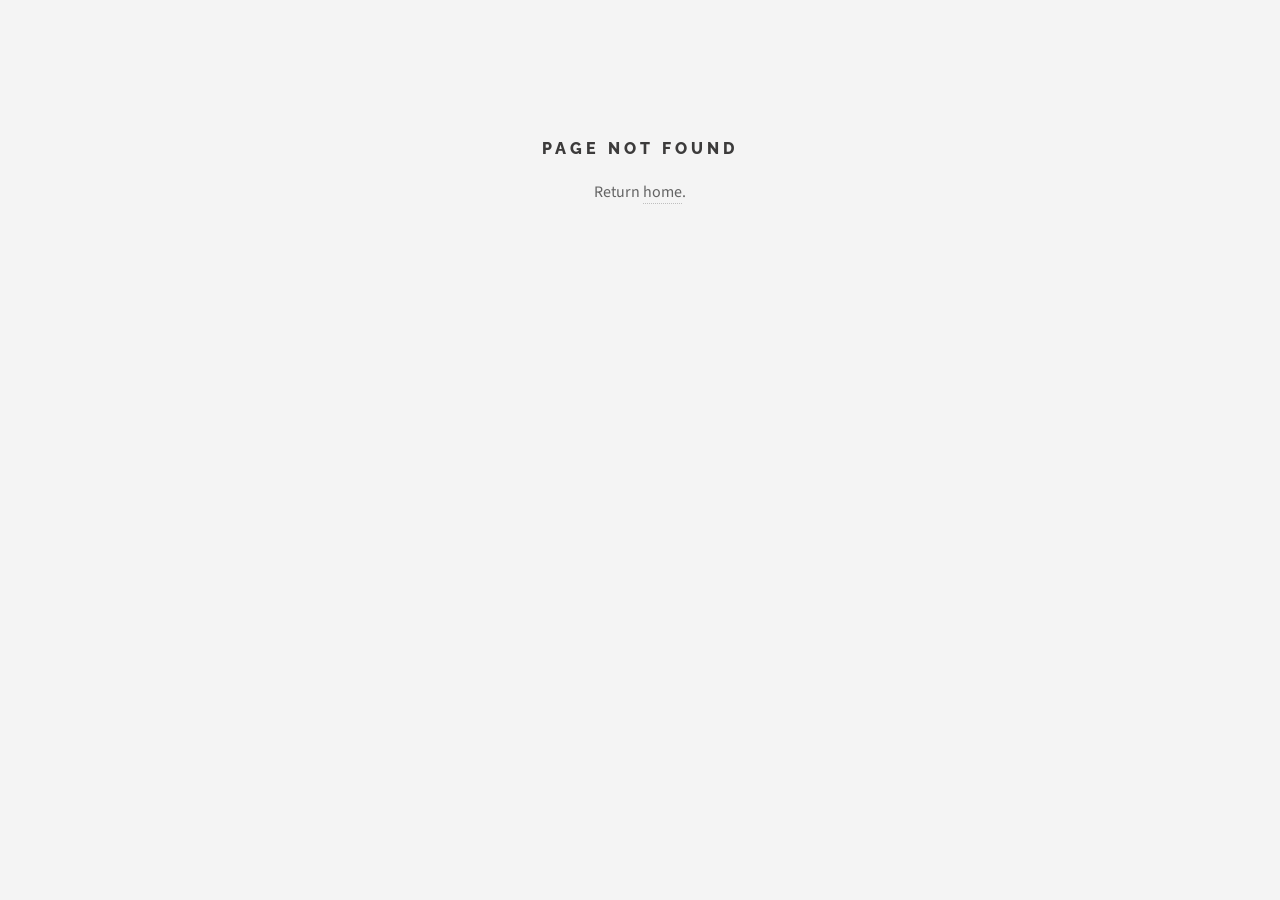
<file: projects/index.html>
<!DOCTYPE html><html itemscope itemtype="http://schema.org/WebPage" lang="en"><head><meta content="text/html;charset=utf-8" http-equiv="content-type"><meta content="IE=edge" http-equiv="X-UA-Compatible"><meta content="width=device-width,initial-scale=1" name="viewport" id="viewport"><style type="text/css">:host,:root{--fa-font-solid:normal 900 1em/1 "Font Awesome 6 Solid";--fa-font-regular:normal 400 1em/1 "Font Awesome 6 Regular";--fa-font-light:normal 300 1em/1 "Font Awesome 6 Light";--fa-font-thin:normal 100 1em/1 "Font Awesome 6 Thin";--fa-font-duotone:normal 900 1em/1 "Font Awesome 6 Duotone";--fa-font-sharp-solid:normal 900 1em/1 "Font Awesome 6 Sharp";--fa-font-sharp-regular:normal 400 1em/1 "Font Awesome 6 Sharp";--fa-font-sharp-light:normal 300 1em/1 "Font Awesome 6 Sharp";--fa-font-brands:normal 400 1em/1 "Font Awesome 6 Brands"}svg:not(:host).svg-inline--fa,svg:not(:root).svg-inline--fa{overflow:visible;box-sizing:content-box}.svg-inline--fa{display:var(--fa-display,inline-block);height:1em;overflow:visible;vertical-align:-.125em}.svg-inline--fa.fa-2xs{vertical-align:.1em}.svg-inline--fa.fa-xs{vertical-align:0}.svg-inline--fa.fa-sm{vertical-align:-.0714285705em}.svg-inline--fa.fa-lg{vertical-align:-.2em}.svg-inline--fa.fa-xl{vertical-align:-.25em}.svg-inline--fa.fa-2xl{vertical-align:-.3125em}.svg-inline--fa.fa-pull-left{margin-right:var(--fa-pull-margin,.3em);width:auto}.svg-inline--fa.fa-pull-right{margin-left:var(--fa-pull-margin,.3em);width:auto}.svg-inline--fa.fa-li{width:var(--fa-li-width,2em);top:.25em}.svg-inline--fa.fa-fw{width:var(--fa-fw-width,1.25em)}.fa-layers svg.svg-inline--fa{bottom:0;left:0;margin:auto;position:absolute;right:0;top:0}.fa-layers-counter,.fa-layers-text{display:inline-block;position:absolute;text-align:center}.fa-layers{display:inline-block;height:1em;position:relative;text-align:center;vertical-align:-.125em;width:1em}.fa-layers svg.svg-inline--fa{-webkit-transform-origin:center center;transform-origin:center center}.fa-layers-text{left:50%;top:50%;-webkit-transform:translate(-50%,-50%);transform:translate(-50%,-50%);-webkit-transform-origin:center center;transform-origin:center center}.fa-layers-counter{background-color:var(--fa-counter-background-color,#ff253a);border-radius:var(--fa-counter-border-radius,1em);box-sizing:border-box;color:var(--fa-inverse,#fff);line-height:var(--fa-counter-line-height,1);max-width:var(--fa-counter-max-width,5em);min-width:var(--fa-counter-min-width,1.5em);overflow:hidden;padding:var(--fa-counter-padding,.25em .5em);right:var(--fa-right,0);text-overflow:ellipsis;top:var(--fa-top,0);-webkit-transform:scale(var(--fa-counter-scale,.25));transform:scale(var(--fa-counter-scale,.25));-webkit-transform-origin:top right;transform-origin:top right}.fa-layers-bottom-right{bottom:var(--fa-bottom,0);right:var(--fa-right,0);top:auto;-webkit-transform:scale(var(--fa-layers-scale,.25));transform:scale(var(--fa-layers-scale,.25));-webkit-transform-origin:bottom right;transform-origin:bottom right}.fa-layers-bottom-left{bottom:var(--fa-bottom,0);left:var(--fa-left,0);right:auto;top:auto;-webkit-transform:scale(var(--fa-layers-scale,.25));transform:scale(var(--fa-layers-scale,.25));-webkit-transform-origin:bottom left;transform-origin:bottom left}.fa-layers-top-right{top:var(--fa-top,0);right:var(--fa-right,0);-webkit-transform:scale(var(--fa-layers-scale,.25));transform:scale(var(--fa-layers-scale,.25));-webkit-transform-origin:top right;transform-origin:top right}.fa-layers-top-left{left:var(--fa-left,0);right:auto;top:var(--fa-top,0);-webkit-transform:scale(var(--fa-layers-scale,.25));transform:scale(var(--fa-layers-scale,.25));-webkit-transform-origin:top left;transform-origin:top left}.fa-1x{font-size:1em}.fa-2x{font-size:2em}.fa-3x{font-size:3em}.fa-4x{font-size:4em}.fa-5x{font-size:5em}.fa-6x{font-size:6em}.fa-7x{font-size:7em}.fa-8x{font-size:8em}.fa-9x{font-size:9em}.fa-10x{font-size:10em}.fa-2xs{font-size:.625em;line-height:.1em;vertical-align:.225em}.fa-xs{font-size:.75em;line-height:.0833333337em;vertical-align:.125em}.fa-sm{font-size:.875em;line-height:.0714285718em;vertical-align:.0535714295em}.fa-lg{font-size:1.25em;line-height:.05em;vertical-align:-.075em}.fa-xl{font-size:1.5em;line-height:.0416666682em;vertical-align:-.125em}.fa-2xl{font-size:2em;line-height:.03125em;vertical-align:-.1875em}.fa-fw{text-align:center;width:1.25em}.fa-ul{list-style-type:none;margin-left:var(--fa-li-margin,2.5em);padding-left:0}.fa-ul>li{position:relative}.fa-li{left:calc(var(--fa-li-width,2em) * -1);position:absolute;text-align:center;width:var(--fa-li-width,2em);line-height:inherit}.fa-border{border-color:var(--fa-border-color,#eee);border-radius:var(--fa-border-radius,.1em);border-style:var(--fa-border-style,solid);border-width:var(--fa-border-width,.08em);padding:var(--fa-border-padding,.2em .25em .15em)}.fa-pull-left{float:left;margin-right:var(--fa-pull-margin,.3em)}.fa-pull-right{float:right;margin-left:var(--fa-pull-margin,.3em)}.fa-beat{-webkit-animation-name:fa-beat;animation-name:fa-beat;-webkit-animation-delay:var(--fa-animation-delay,0s);animation-delay:var(--fa-animation-delay,0s);-webkit-animation-direction:var(--fa-animation-direction,normal);animation-direction:var(--fa-animation-direction,normal);-webkit-animation-duration:var(--fa-animation-duration,1s);animation-duration:var(--fa-animation-duration,1s);-webkit-animation-iteration-count:var(--fa-animation-iteration-count,infinite);animation-iteration-count:var(--fa-animation-iteration-count,infinite);-webkit-animation-timing-function:var(--fa-animation-timing,ease-in-out);animation-timing-function:var(--fa-animation-timing,ease-in-out)}.fa-bounce{-webkit-animation-name:fa-bounce;animation-name:fa-bounce;-webkit-animation-delay:var(--fa-animation-delay,0s);animation-delay:var(--fa-animation-delay,0s);-webkit-animation-direction:var(--fa-animation-direction,normal);animation-direction:var(--fa-animation-direction,normal);-webkit-animation-duration:var(--fa-animation-duration,1s);animation-duration:var(--fa-animation-duration,1s);-webkit-animation-iteration-count:var(--fa-animation-iteration-count,infinite);animation-iteration-count:var(--fa-animation-iteration-count,infinite);-webkit-animation-timing-function:var(--fa-animation-timing,cubic-bezier(.28,.84,.42,1));animation-timing-function:var(--fa-animation-timing,cubic-bezier(.28,.84,.42,1))}.fa-fade{-webkit-animation-name:fa-fade;animation-name:fa-fade;-webkit-animation-delay:var(--fa-animation-delay,0s);animation-delay:var(--fa-animation-delay,0s);-webkit-animation-direction:var(--fa-animation-direction,normal);animation-direction:var(--fa-animation-direction,normal);-webkit-animation-duration:var(--fa-animation-duration,1s);animation-duration:var(--fa-animation-duration,1s);-webkit-animation-iteration-count:var(--fa-animation-iteration-count,infinite);animation-iteration-count:var(--fa-animation-iteration-count,infinite);-webkit-animation-timing-function:var(--fa-animation-timing,cubic-bezier(.4,0,.6,1));animation-timing-function:var(--fa-animation-timing,cubic-bezier(.4,0,.6,1))}.fa-beat-fade{-webkit-animation-name:fa-beat-fade;animation-name:fa-beat-fade;-webkit-animation-delay:var(--fa-animation-delay,0s);animation-delay:var(--fa-animation-delay,0s);-webkit-animation-direction:var(--fa-animation-direction,normal);animation-direction:var(--fa-animation-direction,normal);-webkit-animation-duration:var(--fa-animation-duration,1s);animation-duration:var(--fa-animation-duration,1s);-webkit-animation-iteration-count:var(--fa-animation-iteration-count,infinite);animation-iteration-count:var(--fa-animation-iteration-count,infinite);-webkit-animation-timing-function:var(--fa-animation-timing,cubic-bezier(.4,0,.6,1));animation-timing-function:var(--fa-animation-timing,cubic-bezier(.4,0,.6,1))}.fa-flip{-webkit-animation-name:fa-flip;animation-name:fa-flip;-webkit-animation-delay:var(--fa-animation-delay,0s);animation-delay:var(--fa-animation-delay,0s);-webkit-animation-direction:var(--fa-animation-direction,normal);animation-direction:var(--fa-animation-direction,normal);-webkit-animation-duration:var(--fa-animation-duration,1s);animation-duration:var(--fa-animation-duration,1s);-webkit-animation-iteration-count:var(--fa-animation-iteration-count,infinite);animation-iteration-count:var(--fa-animation-iteration-count,infinite);-webkit-animation-timing-function:var(--fa-animation-timing,ease-in-out);animation-timing-function:var(--fa-animation-timing,ease-in-out)}.fa-shake{-webkit-animation-name:fa-shake;animation-name:fa-shake;-webkit-animation-delay:var(--fa-animation-delay,0s);animation-delay:var(--fa-animation-delay,0s);-webkit-animation-direction:var(--fa-animation-direction,normal);animation-direction:var(--fa-animation-direction,normal);-webkit-animation-duration:var(--fa-animation-duration,1s);animation-duration:var(--fa-animation-duration,1s);-webkit-animation-iteration-count:var(--fa-animation-iteration-count,infinite);animation-iteration-count:var(--fa-animation-iteration-count,infinite);-webkit-animation-timing-function:var(--fa-animation-timing,linear);animation-timing-function:var(--fa-animation-timing,linear)}.fa-spin{-webkit-animation-name:fa-spin;animation-name:fa-spin;-webkit-animation-delay:var(--fa-animation-delay,0s);animation-delay:var(--fa-animation-delay,0s);-webkit-animation-direction:var(--fa-animation-direction,normal);animation-direction:var(--fa-animation-direction,normal);-webkit-animation-duration:var(--fa-animation-duration,2s);animation-duration:var(--fa-animation-duration,2s);-webkit-animation-iteration-count:var(--fa-animation-iteration-count,infinite);animation-iteration-count:var(--fa-animation-iteration-count,infinite);-webkit-animation-timing-function:var(--fa-animation-timing,linear);animation-timing-function:var(--fa-animation-timing,linear)}.fa-spin-reverse{--fa-animation-direction:reverse}.fa-pulse,.fa-spin-pulse{-webkit-animation-name:fa-spin;animation-name:fa-spin;-webkit-animation-direction:var(--fa-animation-direction,normal);animation-direction:var(--fa-animation-direction,normal);-webkit-animation-duration:var(--fa-animation-duration,1s);animation-duration:var(--fa-animation-duration,1s);-webkit-animation-iteration-count:var(--fa-animation-iteration-count,infinite);animation-iteration-count:var(--fa-animation-iteration-count,infinite);-webkit-animation-timing-function:var(--fa-animation-timing,steps(8));animation-timing-function:var(--fa-animation-timing,steps(8))}@media (prefers-reduced-motion:reduce){.fa-beat,.fa-beat-fade,.fa-bounce,.fa-fade,.fa-flip,.fa-pulse,.fa-shake,.fa-spin,.fa-spin-pulse{-webkit-animation-delay:-1ms;animation-delay:-1ms;-webkit-animation-duration:1ms;animation-duration:1ms;-webkit-animation-iteration-count:1;animation-iteration-count:1;-webkit-transition-delay:0s;transition-delay:0s;-webkit-transition-duration:0s;transition-duration:0s}}@-webkit-keyframes fa-beat{0%,90%{-webkit-transform:scale(1);transform:scale(1)}45%{-webkit-transform:scale(var(--fa-beat-scale,1.25));transform:scale(var(--fa-beat-scale,1.25))}}@keyframes fa-beat{0%,90%{-webkit-transform:scale(1);transform:scale(1)}45%{-webkit-transform:scale(var(--fa-beat-scale,1.25));transform:scale(var(--fa-beat-scale,1.25))}}@-webkit-keyframes fa-bounce{0%{-webkit-transform:scale(1,1) translateY(0);transform:scale(1,1) translateY(0)}10%{-webkit-transform:scale(var(--fa-bounce-start-scale-x,1.1),var(--fa-bounce-start-scale-y,.9)) translateY(0);transform:scale(var(--fa-bounce-start-scale-x,1.1),var(--fa-bounce-start-scale-y,.9)) translateY(0)}30%{-webkit-transform:scale(var(--fa-bounce-jump-scale-x,.9),var(--fa-bounce-jump-scale-y,1.1)) translateY(var(--fa-bounce-height,-.5em));transform:scale(var(--fa-bounce-jump-scale-x,.9),var(--fa-bounce-jump-scale-y,1.1)) translateY(var(--fa-bounce-height,-.5em))}50%{-webkit-transform:scale(var(--fa-bounce-land-scale-x,1.05),var(--fa-bounce-land-scale-y,.95)) translateY(0);transform:scale(var(--fa-bounce-land-scale-x,1.05),var(--fa-bounce-land-scale-y,.95)) translateY(0)}57%{-webkit-transform:scale(1,1) translateY(var(--fa-bounce-rebound,-.125em));transform:scale(1,1) translateY(var(--fa-bounce-rebound,-.125em))}64%{-webkit-transform:scale(1,1) translateY(0);transform:scale(1,1) translateY(0)}100%{-webkit-transform:scale(1,1) translateY(0);transform:scale(1,1) translateY(0)}}@keyframes fa-bounce{0%{-webkit-transform:scale(1,1) translateY(0);transform:scale(1,1) translateY(0)}10%{-webkit-transform:scale(var(--fa-bounce-start-scale-x,1.1),var(--fa-bounce-start-scale-y,.9)) translateY(0);transform:scale(var(--fa-bounce-start-scale-x,1.1),var(--fa-bounce-start-scale-y,.9)) translateY(0)}30%{-webkit-transform:scale(var(--fa-bounce-jump-scale-x,.9),var(--fa-bounce-jump-scale-y,1.1)) translateY(var(--fa-bounce-height,-.5em));transform:scale(var(--fa-bounce-jump-scale-x,.9),var(--fa-bounce-jump-scale-y,1.1)) translateY(var(--fa-bounce-height,-.5em))}50%{-webkit-transform:scale(var(--fa-bounce-land-scale-x,1.05),var(--fa-bounce-land-scale-y,.95)) translateY(0);transform:scale(var(--fa-bounce-land-scale-x,1.05),var(--fa-bounce-land-scale-y,.95)) translateY(0)}57%{-webkit-transform:scale(1,1) translateY(var(--fa-bounce-rebound,-.125em));transform:scale(1,1) translateY(var(--fa-bounce-rebound,-.125em))}64%{-webkit-transform:scale(1,1) translateY(0);transform:scale(1,1) translateY(0)}100%{-webkit-transform:scale(1,1) translateY(0);transform:scale(1,1) translateY(0)}}@-webkit-keyframes fa-fade{50%{opacity:var(--fa-fade-opacity,.4)}}@keyframes fa-fade{50%{opacity:var(--fa-fade-opacity,.4)}}@-webkit-keyframes fa-beat-fade{0%,100%{opacity:var(--fa-beat-fade-opacity,.4);-webkit-transform:scale(1);transform:scale(1)}50%{opacity:1;-webkit-transform:scale(var(--fa-beat-fade-scale,1.125));transform:scale(var(--fa-beat-fade-scale,1.125))}}@keyframes fa-beat-fade{0%,100%{opacity:var(--fa-beat-fade-opacity,.4);-webkit-transform:scale(1);transform:scale(1)}50%{opacity:1;-webkit-transform:scale(var(--fa-beat-fade-scale,1.125));transform:scale(var(--fa-beat-fade-scale,1.125))}}@-webkit-keyframes fa-flip{50%{-webkit-transform:rotate3d(var(--fa-flip-x,0),var(--fa-flip-y,1),var(--fa-flip-z,0),var(--fa-flip-angle,-180deg));transform:rotate3d(var(--fa-flip-x,0),var(--fa-flip-y,1),var(--fa-flip-z,0),var(--fa-flip-angle,-180deg))}}@keyframes fa-flip{50%{-webkit-transform:rotate3d(var(--fa-flip-x,0),var(--fa-flip-y,1),var(--fa-flip-z,0),var(--fa-flip-angle,-180deg));transform:rotate3d(var(--fa-flip-x,0),var(--fa-flip-y,1),var(--fa-flip-z,0),var(--fa-flip-angle,-180deg))}}@-webkit-keyframes fa-shake{0%{-webkit-transform:rotate(-15deg);transform:rotate(-15deg)}4%{-webkit-transform:rotate(15deg);transform:rotate(15deg)}24%,8%{-webkit-transform:rotate(-18deg);transform:rotate(-18deg)}12%,28%{-webkit-transform:rotate(18deg);transform:rotate(18deg)}16%{-webkit-transform:rotate(-22deg);transform:rotate(-22deg)}20%{-webkit-transform:rotate(22deg);transform:rotate(22deg)}32%{-webkit-transform:rotate(-12deg);transform:rotate(-12deg)}36%{-webkit-transform:rotate(12deg);transform:rotate(12deg)}100%,40%{-webkit-transform:rotate(0);transform:rotate(0)}}@keyframes fa-shake{0%{-webkit-transform:rotate(-15deg);transform:rotate(-15deg)}4%{-webkit-transform:rotate(15deg);transform:rotate(15deg)}24%,8%{-webkit-transform:rotate(-18deg);transform:rotate(-18deg)}12%,28%{-webkit-transform:rotate(18deg);transform:rotate(18deg)}16%{-webkit-transform:rotate(-22deg);transform:rotate(-22deg)}20%{-webkit-transform:rotate(22deg);transform:rotate(22deg)}32%{-webkit-transform:rotate(-12deg);transform:rotate(-12deg)}36%{-webkit-transform:rotate(12deg);transform:rotate(12deg)}100%,40%{-webkit-transform:rotate(0);transform:rotate(0)}}@-webkit-keyframes fa-spin{0%{-webkit-transform:rotate(0);transform:rotate(0)}100%{-webkit-transform:rotate(360deg);transform:rotate(360deg)}}@keyframes fa-spin{0%{-webkit-transform:rotate(0);transform:rotate(0)}100%{-webkit-transform:rotate(360deg);transform:rotate(360deg)}}.fa-rotate-90{-webkit-transform:rotate(90deg);transform:rotate(90deg)}.fa-rotate-180{-webkit-transform:rotate(180deg);transform:rotate(180deg)}.fa-rotate-270{-webkit-transform:rotate(270deg);transform:rotate(270deg)}.fa-flip-horizontal{-webkit-transform:scale(-1,1);transform:scale(-1,1)}.fa-flip-vertical{-webkit-transform:scale(1,-1);transform:scale(1,-1)}.fa-flip-both,.fa-flip-horizontal.fa-flip-vertical{-webkit-transform:scale(-1,-1);transform:scale(-1,-1)}.fa-rotate-by{-webkit-transform:rotate(var(--fa-rotate-angle,none));transform:rotate(var(--fa-rotate-angle,none))}.fa-stack{display:inline-block;vertical-align:middle;height:2em;position:relative;width:2.5em}.fa-stack-1x,.fa-stack-2x{bottom:0;left:0;margin:auto;position:absolute;right:0;top:0;z-index:var(--fa-stack-z-index,auto)}.svg-inline--fa.fa-stack-1x{height:1em;width:1.25em}.svg-inline--fa.fa-stack-2x{height:2em;width:2.5em}.fa-inverse{color:var(--fa-inverse,#fff)}.fa-sr-only,.sr-only{position:absolute;width:1px;height:1px;padding:0;margin:-1px;overflow:hidden;clip:rect(0,0,0,0);white-space:nowrap;border-width:0}.fa-sr-only-focusable:not(:focus),.sr-only-focusable:not(:focus){position:absolute;width:1px;height:1px;padding:0;margin:-1px;overflow:hidden;clip:rect(0,0,0,0);white-space:nowrap;border-width:0}.svg-inline--fa .fa-primary{fill:var(--fa-primary-color,currentColor);opacity:var(--fa-primary-opacity,1)}.svg-inline--fa .fa-secondary{fill:var(--fa-secondary-color,currentColor);opacity:var(--fa-secondary-opacity,.4)}.svg-inline--fa.fa-swap-opacity .fa-primary{opacity:var(--fa-secondary-opacity,.4)}.svg-inline--fa.fa-swap-opacity .fa-secondary{opacity:var(--fa-primary-opacity,1)}.svg-inline--fa mask .fa-primary,.svg-inline--fa mask .fa-secondary{fill:#000}.fa-duotone.fa-inverse,.fad.fa-inverse{color:var(--fa-inverse,#fff)}</style><link href="/images/favicon/apple-icon-57x57.png" rel="apple-touch-icon" sizes="57x57"><link href="/images/favicon/apple-icon-60x60.png" rel="apple-touch-icon" sizes="60x60"><link href="/images/favicon/apple-icon-72x72.png" rel="apple-touch-icon" sizes="72x72"><link href="/images/favicon/apple-icon-76x76.png" rel="apple-touch-icon" sizes="76x76"><link href="/images/favicon/apple-icon-114x114.png" rel="apple-touch-icon" sizes="114x114"><link href="/images/favicon/apple-icon-120x120.png" rel="apple-touch-icon" sizes="120x120"><link href="/images/favicon/apple-icon-144x144.png" rel="apple-touch-icon" sizes="144x144"><link href="/images/favicon/apple-icon-152x152.png" rel="apple-touch-icon" sizes="152x152"><link href="/images/favicon/apple-icon-180x180.png" rel="apple-touch-icon" sizes="180x180"><link href="/images/favicon/android-icon-192x192.png" rel="icon" sizes="192x192" type="image/png"><link href="/images/favicon/favicon-32x32.png" rel="icon" sizes="32x32" type="image/png"><link href="/images/favicon/favicon-96x96.png" rel="icon" sizes="96x96" type="image/png"><link href="/images/favicon/favicon-16x16.png" rel="icon" sizes="16x16" type="image/png"><link href="/images/favicon/manifest.json" rel="manifest"><meta content="#ffffff" name="msapplication-TileColor"><meta content="/images/favicon/ms-icon-144x144.png" name="msapplication-TileImage"><meta content="#ffffff" name="theme-color"><link href="/" rel="canonical"><link href="//fonts.googleapis.com/css?family=Source+Sans+Pro:400,700|Raleway:400,800,900" rel="stylesheet" async><script src="https://www.google-analytics.com/analytics.js" async></script><script src="/static/js/main.d45a5e5c.js" defer></script><link href="/static/css/main.d564fd31.css" rel="stylesheet"><link href="http://fonts.googleapis.com" rel="preconnect"><title>Projects | Zhen Li</title><link href="https://www.google-analytics.com" rel="preconnect"><link href="http://fonts.gstatic.com" rel="preconnect"><meta content="Learn about Zhen Li's projects." name="description" data-rh="true"><script>/* Home was redesigned as a static page: force a full load for links to "/" */document.addEventListener("click",function(e){var a=e.target.closest&&e.target.closest('a[href="/"]');if(a&&!e.metaKey&&!e.ctrlKey){e.preventDefault();e.stopPropagation();location.href="/";}},true);</script></head><body><div id="root"><div id="wrapper"><header id="header"><h1 class="index-link"><a href="/">Zhen Li</a></h1><nav class="links"><ul><li><a href="/about">About</a></li><li><a href="/projects">Projects</a></li></ul></nav><div class="hamburger-container"><nav class="main" id="hambuger-nav"><ul><li class="menu open-menu"><div class="menu-hover">☰</div></li></ul></nav><div><div class="bm-overlay" style="position:fixed;z-index:1000;width:100%;height:100%;background:rgba(0,0,0,.3);opacity:0;transform:translate3d(100%,0,0);transition:opacity .3s ease 0s,transform 0s ease .3s"></div><div><div class="bm-burger-button" style="z-index:1000"><button id="react-burger-menu-btn" style="position:absolute;left:0;top:0;z-index:1;width:100%;height:100%;margin:0;padding:0;border:none;font-size:0;background:0 0;cursor:pointer" type="button">Open Menu</button><span><span style="position:absolute;height:20%;left:0;right:0;top:0;opacity:1" class="bm-burger-bars"></span><span style="position:absolute;height:20%;left:0;right:0;top:40%;opacity:1" class="bm-burger-bars"></span><span style="position:absolute;height:20%;left:0;right:0;top:80%;opacity:1" class="bm-burger-bars"></span></span></div></div><div class="bm-menu-wrap" style="position:fixed;right:0;z-index:1100;width:300px;height:100%;transform:translate3d(100%,0,0);transition:all .5s ease 0s" aria-hidden="true" hidden id=""><div class="bm-menu" style="height:100%;box-sizing:border-box;overflow:auto"><nav class="bm-item-list" style="height:100%"><ul class="bm-item hamburger-ul" style="display:block" tabindex="-1"><li><a href="/"><h3 class="index-li">Zhen Li</h3></a></li><li><a href="/about"><h3>About</h3></a></li><li><a href="/projects"><h3>Projects</h3></a></li></ul></nav></div><div><div class="bm-cross-button" style="position:absolute;width:24px;height:24px;right:8px;top:8px"><button id="react-burger-cross-btn" style="position:absolute;left:0;top:0;z-index:1;width:100%;height:100%;margin:0;padding:0;border:none;font-size:0;background:0 0;cursor:pointer" type="button" tabindex="-1">Close Menu</button><span style="position:absolute;top:6px;right:14px"><span style="position:absolute;width:3px;height:14px;transform:rotate(45deg)" class="bm-cross"></span><span style="position:absolute;width:3px;height:14px;transform:rotate(-45deg)" class="bm-cross"></span></span></div></div></div></div></div></header><div id="main"><article class="post" id="projects"><header><div class="title"><h2><a href="/projects">Projects</a></h2></div></header><div class="cell-container"><article class="mini-post"><header><h3><a href="https://www.debrief-ai.com/">Debrief AI</a></h3><time class="published">May, 2023</time></header><a href="https://www.debrief-ai.com/" class="image"><img alt="Debrief AI" src="/images/projects/debriefai_webpage.png"></a><div class="description"><p>An AI notification center that self-prompts actions for incoming emails leveraging LLM. The system works as a API Agent like ChatGPT plugins that decouples works into a sequence of API calls, scales to all the existing APIs.</p></div></article></div><div class="cell-container"><article class="mini-post"><header><h3><a href="https://www.ai-mangaking.com/">AI Manga King - Create manga using AI</a></h3><time class="published">April, 2023</time></header><a href="https://www.ai-mangaking.com/" class="image"><img alt="AI Manga King - Create manga using AI" src="/images/projects/aimangaking.jpg"></a><div class="description"><p>Developed a website with 400+ users, enabling anyone without drawing skills to create manga using generative AI. Top 64 in buildspace nightsweekends s3.</p></div></article></div><div class="cell-container"><article class="mini-post"><header><h3><a href="https://www.plasma-ai.com/">Plasma AI - Execute all your work using natural language</a></h3><time class="published">January, 2023</time></header><a href="https://www.plasma-ai.com/" class="image"><img alt="Plasma AI - Execute all your work using natural language" src="/images/projects/plasmaai_webpage.png"></a><div class="description"><p>An API agent that empowers users to accomplish tasks using natural language commands. The system intelligently identifies suitable APIs, fulfills specified parameters, and executes them accordingly.</p></div></article></div><div class="cell-container"><article class="mini-post"><header><h3><a href="https://www.plasmadoc.info/">Plasma doc</a></h3><time class="published">December, 2022</time></header><a href="https://www.plasmadoc.info/" class="image"><img alt="Plasma doc" src="/images/projects/plasmadoc_webpage.png"></a><div class="description"><p>A collaborative document app that generates executable workflows leveraging LLM.</p></div></article></div><div class="cell-container"><article class="mini-post"><header><h3><a href="https://cyber-tofu.webflow.io/">Tofu voice social app</a></h3><time class="published">November, 2022</time></header><a href="https://cyber-tofu.webflow.io/" class="image"><img alt="Tofu voice social app" src="/images/projects/tofu.png"></a><div class="description"><p>A walkie-talkie like iOS messenger app where user can talk to friends without having to hop on a phone call. As a voice-first social app, it's easier than a live call and more engaging than just voice memos. It is launched on the iOS app store and had 50+ daily active users.</p></div></article></div><div class="cell-container"><article class="mini-post"><header><h3><a href="https://memology.webflow.io/">Memology social app</a></h3><time class="published">July, 2022</time></header><a href="https://memology.webflow.io/" class="image"><img alt="Memology social app" src="/images/projects/memology.png"></a><div class="description"><p>Chatting with lip-synced NFT avatar</p></div></article></div></article></div><section id="sidebar"><section id="intro"><a href="/" class="logo"><img alt="" src="/images/me.jpeg"></a><header><h2>Zhen Li</h2><p><a href="/" class="image"><img alt="Zhen Li" src="/images/zhenli_signature.png" height="40"></a></p><p><a href="mailto:lizhenpi@gmail.com">lizhenpi@gmail.com</a></p></header></section><section id="footer"><ul class="icons"><li><a href="https://github.com/nexplain"><svg aria-hidden="true" class="svg-inline--fa fa-github" data-icon="github" data-prefix="fab" focusable="false" role="img" viewBox="0 0 496 512" xmlns="http://www.w3.org/2000/svg"><path d="M165.9 397.4c0 2-2.3 3.6-5.2 3.6-3.3.3-5.6-1.3-5.6-3.6 0-2 2.3-3.6 5.2-3.6 3-.3 5.6 1.3 5.6 3.6zm-31.1-4.5c-.7 2 1.3 4.3 4.3 4.9 2.6 1 5.6 0 6.2-2s-1.3-4.3-4.3-5.2c-2.6-.7-5.5.3-6.2 2.3zm44.2-1.7c-2.9.7-4.9 2.6-4.6 4.9.3 2 2.9 3.3 5.9 2.6 2.9-.7 4.9-2.6 4.6-4.6-.3-1.9-3-3.2-5.9-2.9zM244.8 8C106.1 8 0 113.3 0 252c0 110.9 69.8 205.8 169.5 239.2 12.8 2.3 17.3-5.6 17.3-12.1 0-6.2-.3-40.4-.3-61.4 0 0-70 15-84.7-29.8 0 0-11.4-29.1-27.8-36.6 0 0-22.9-15.7 1.6-15.4 0 0 24.9 2 38.6 25.8 21.9 38.6 58.6 27.5 72.9 20.9 2.3-16 8.8-27.1 16-33.7-55.9-6.2-112.3-14.3-112.3-110.5 0-27.5 7.6-41.3 23.6-58.9-2.6-6.5-11.1-33.3 2.6-67.9 20.9-6.5 69 27 69 27 20-5.6 41.5-8.5 62.8-8.5s42.8 2.9 62.8 8.5c0 0 48.1-33.6 69-27 13.7 34.7 5.2 61.4 2.6 67.9 16 17.7 25.8 31.5 25.8 58.9 0 96.5-58.9 104.2-114.8 110.5 9.2 7.9 17 22.9 17 46.4 0 33.7-.3 75.4-.3 83.6 0 6.5 4.6 14.4 17.3 12.1C428.2 457.8 496 362.9 496 252 496 113.3 383.5 8 244.8 8zM97.2 352.9c-1.3 1-1 3.3.7 5.2 1.6 1.6 3.9 2.3 5.2 1 1.3-1 1-3.3-.7-5.2-1.6-1.6-3.9-2.3-5.2-1zm-10.8-8.1c-.7 1.3.3 2.9 2.3 3.9 1.6 1 3.6.7 4.3-.7.7-1.3-.3-2.9-2.3-3.9-2-.6-3.6-.3-4.3.7zm32.4 35.6c-1.6 1.3-1 4.3 1.3 6.2 2.3 2.3 5.2 2.6 6.5 1 1.3-1.3.7-4.3-1.3-6.2-2.2-2.3-5.2-2.6-6.5-1zm-11.4-14.7c-1.6 1-1.6 3.6 0 5.9 1.6 2.3 4.3 3.3 5.6 2.3 1.6-1.3 1.6-3.9 0-6.2-1.4-2.3-4-3.3-5.6-2z" fill="currentColor"></path></svg></a></li><li><a href="https://www.linkedin.com/in/zhen-li-nexplain"><svg aria-hidden="true" class="svg-inline--fa fa-linkedin-in" data-icon="linkedin-in" data-prefix="fab" focusable="false" role="img" viewBox="0 0 448 512" xmlns="http://www.w3.org/2000/svg"><path d="M100.28 448H7.4V148.9h92.88zM53.79 108.1C24.09 108.1 0 83.5 0 53.8a53.79 53.79 0 0 1 107.58 0c0 29.7-24.1 54.3-53.79 54.3zM447.9 448h-92.68V302.4c0-34.7-.7-79.2-48.29-79.2-48.29 0-55.69 37.7-55.69 76.7V448h-92.78V148.9h89.08v40.8h1.3c12.4-23.5 42.69-48.3 87.88-48.3 94 0 111.28 61.9 111.28 142.3V448z" fill="currentColor"></path></svg></a></li><li><a href="https://twitter.com/zhenthebuilder"><svg aria-hidden="true" class="svg-inline--fa fa-twitter" data-icon="twitter" data-prefix="fab" focusable="false" role="img" viewBox="0 0 512 512" xmlns="http://www.w3.org/2000/svg"><path d="M459.37 151.716c.325 4.548.325 9.097.325 13.645 0 138.72-105.583 298.558-298.558 298.558-59.452 0-114.68-17.219-161.137-47.106 8.447.974 16.568 1.299 25.34 1.299 49.055 0 94.213-16.568 130.274-44.832-46.132-.975-84.792-31.188-98.112-72.772 6.498.974 12.995 1.624 19.818 1.624 9.421 0 18.843-1.3 27.614-3.573-48.081-9.747-84.143-51.98-84.143-102.985v-1.299c13.969 7.797 30.214 12.67 47.431 13.319-28.264-18.843-46.781-51.005-46.781-87.391 0-19.492 5.197-37.36 14.294-52.954 51.655 63.675 129.3 105.258 216.365 109.807-1.624-7.797-2.599-15.918-2.599-24.04 0-57.828 46.782-104.934 104.934-104.934 30.213 0 57.502 12.67 76.67 33.137 23.715-4.548 46.456-13.32 66.599-25.34-7.798 24.366-24.366 44.833-46.132 57.827 21.117-2.273 41.584-8.122 60.426-16.243-14.292 20.791-32.161 39.308-52.628 54.253z" fill="currentColor"></path></svg></a></li><li><a href="mailto:lizhenpi@gmail.com"><svg aria-hidden="true" class="svg-inline--fa fa-envelope" data-icon="envelope" data-prefix="far" focusable="false" role="img" viewBox="0 0 512 512" xmlns="http://www.w3.org/2000/svg"><path d="M64 112c-8.8 0-16 7.2-16 16v22.1L220.5 291.7c20.7 17 50.4 17 71.1 0L464 150.1V128c0-8.8-7.2-16-16-16H64zM48 212.2V384c0 8.8 7.2 16 16 16H448c8.8 0 16-7.2 16-16V212.2L322 328.8c-38.4 31.5-93.7 31.5-132 0L48 212.2zM0 128C0 92.7 28.7 64 64 64H448c35.3 0 64 28.7 64 64V384c0 35.3-28.7 64-64 64H64c-35.3 0-64-28.7-64-64V128z" fill="currentColor"></path></svg></a></li></ul><p class="copyright">© Zhen Li <a href="/">zhenthebuilder.com</a>.</p></section></section></div></div></body></html>
</file>
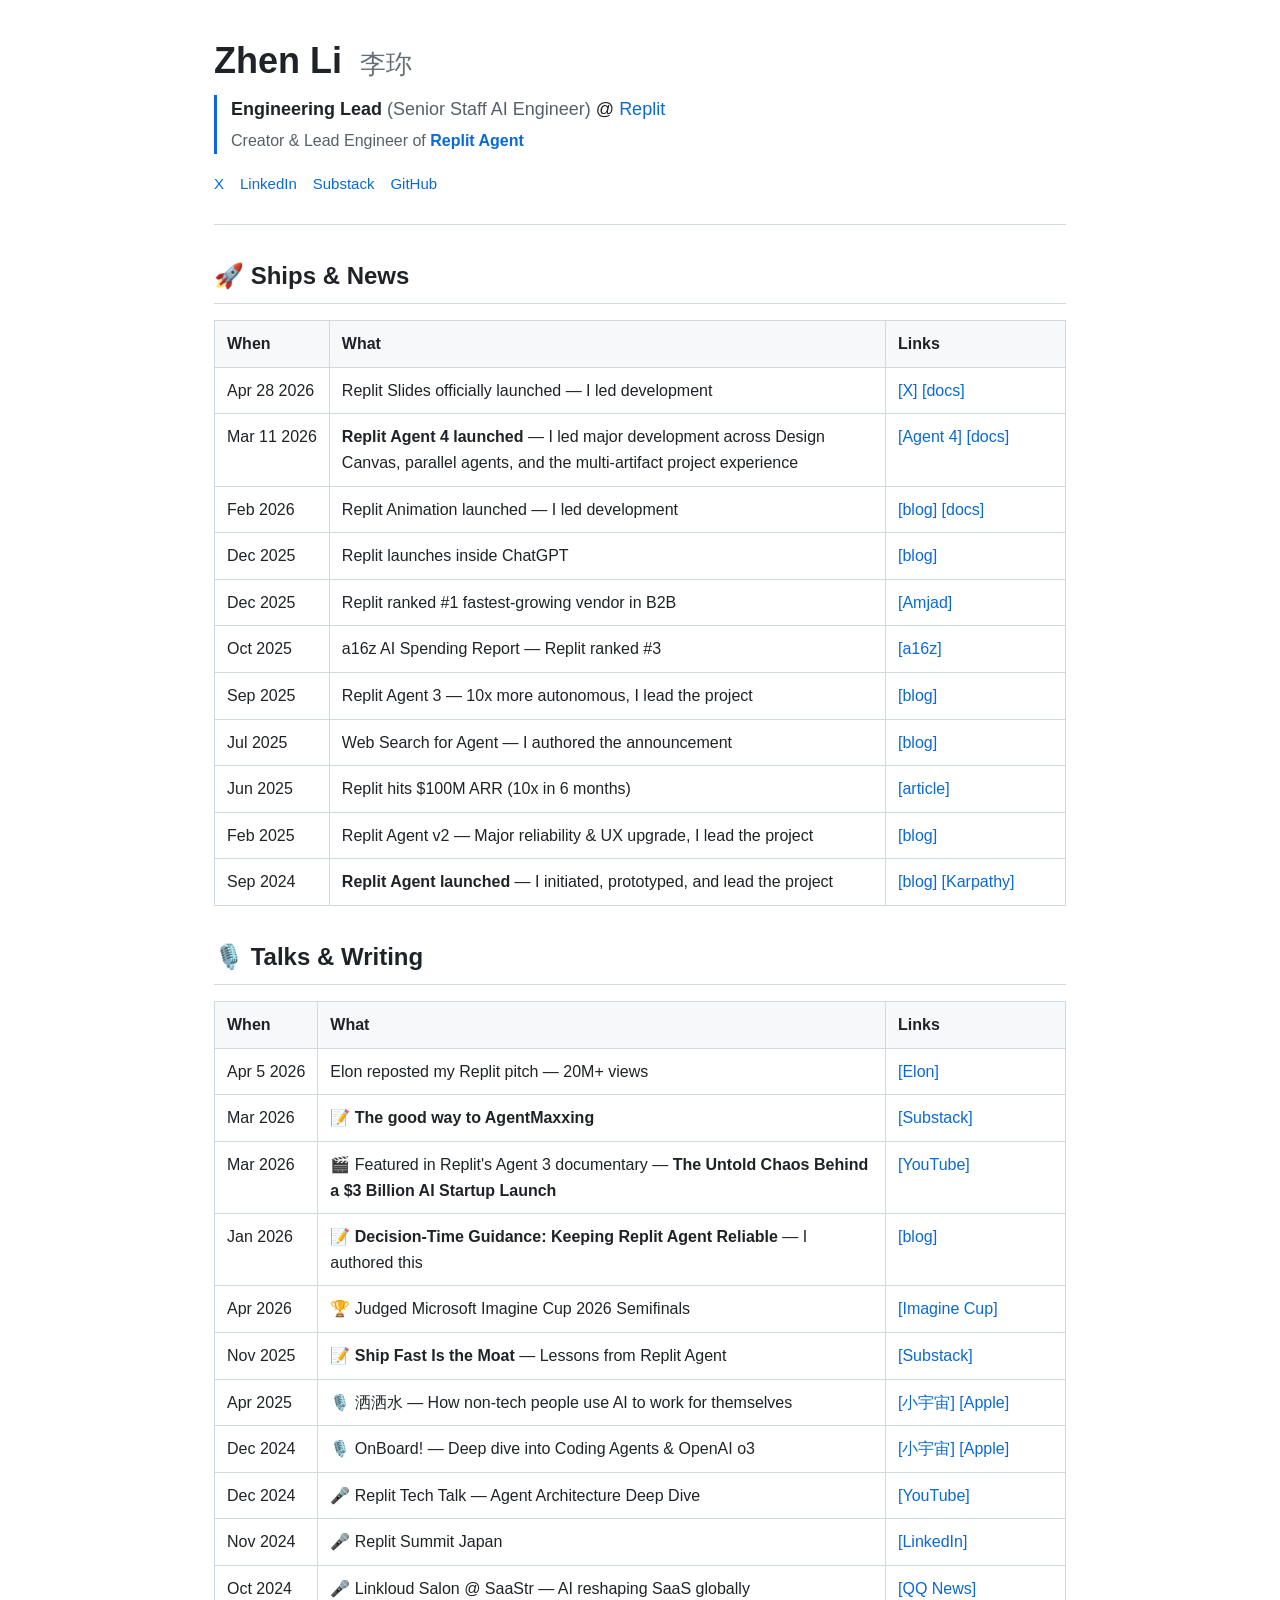
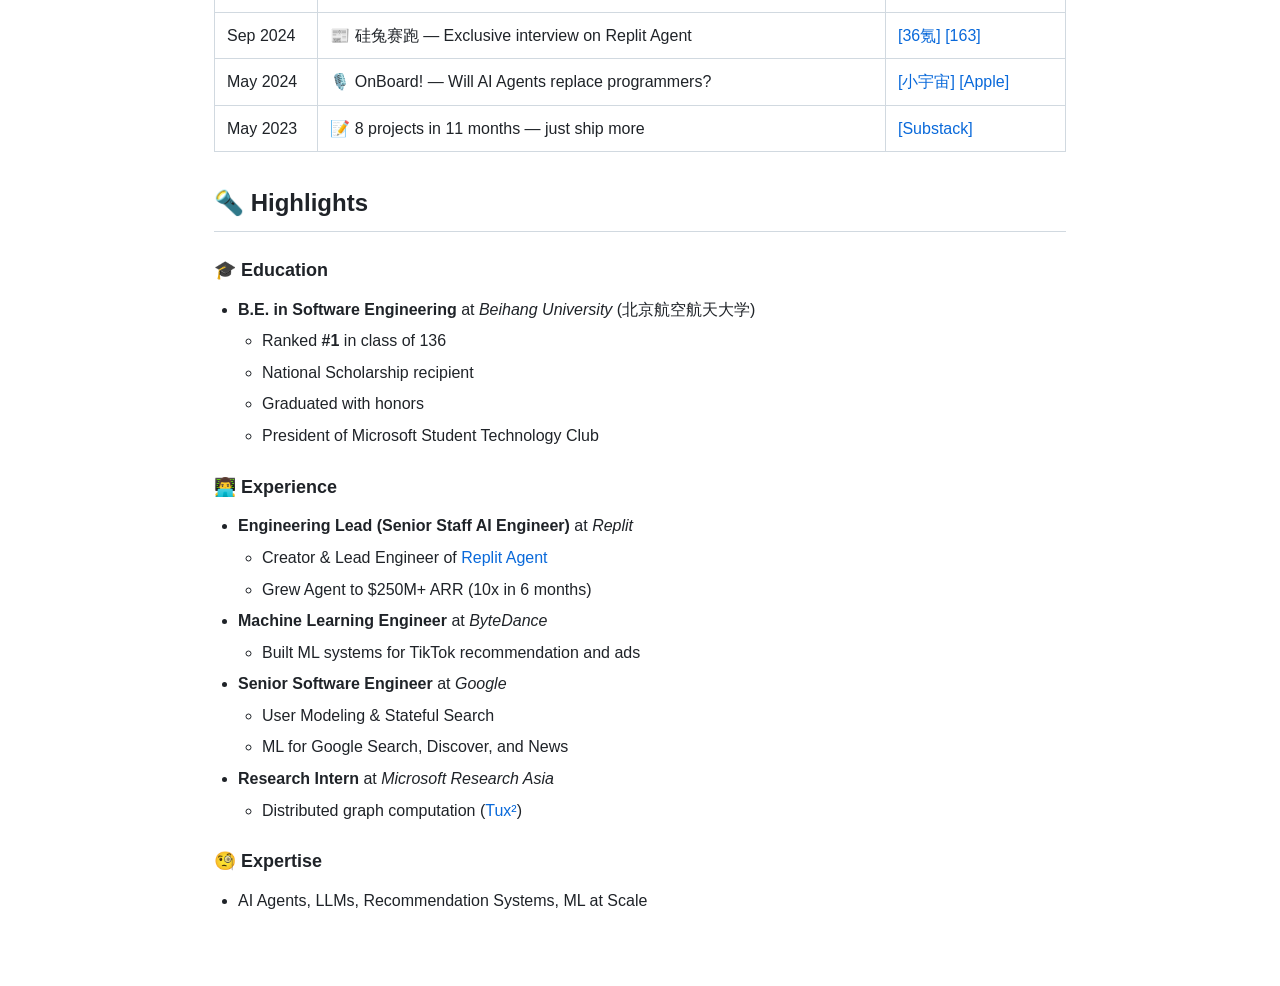
<file: 200.html>
<!DOCTYPE html>
<html itemscope itemtype="http://schema.org/WebPage" lang="en">
  <head>
    <meta content="text/html;charset=utf-8" http-equiv="content-type">
    <meta content="IE=edge" http-equiv="X-UA-Compatible">
    <meta content="width=device-width,initial-scale=1" name="viewport" id="viewport">
    <link href="/images/favicon/apple-icon-57x57.png" rel="apple-touch-icon" sizes="57x57">
    <link href="/images/favicon/apple-icon-60x60.png" rel="apple-touch-icon" sizes="60x60">
    <link href="/images/favicon/apple-icon-72x72.png" rel="apple-touch-icon" sizes="72x72">
    <link href="/images/favicon/apple-icon-76x76.png" rel="apple-touch-icon" sizes="76x76">
    <link href="/images/favicon/apple-icon-114x114.png" rel="apple-touch-icon" sizes="114x114">
    <link href="/images/favicon/apple-icon-120x120.png" rel="apple-touch-icon" sizes="120x120">
    <link href="/images/favicon/apple-icon-144x144.png" rel="apple-touch-icon" sizes="144x144">
    <link href="/images/favicon/apple-icon-152x152.png" rel="apple-touch-icon" sizes="152x152">
    <link href="/images/favicon/apple-icon-180x180.png" rel="apple-touch-icon" sizes="180x180">
    <link href="/images/favicon/android-icon-192x192.png" rel="icon" sizes="192x192" type="image/png">
    <link href="/images/favicon/favicon-32x32.png" rel="icon" sizes="32x32" type="image/png">
    <link href="/images/favicon/favicon-96x96.png" rel="icon" sizes="96x96" type="image/png">
    <link href="/images/favicon/favicon-16x16.png" rel="icon" sizes="16x16" type="image/png">
    <link href="/images/favicon/manifest.json" rel="manifest">
    <meta content="#ffffff" name="msapplication-TileColor">
    <meta content="/images/favicon/ms-icon-144x144.png" name="msapplication-TileImage">
    <meta content="#ffffff" name="theme-color">
    <link href="/" rel="canonical">
    <meta content="website" property="og:type">
    <meta content="Zhen Li - Engineering Lead at Replit" property="og:title">
    <meta content="Engineering Lead (Senior Staff AI Engineer) at Replit. Creator & Lead Engineer of Replit Agent. Former Google, ByteDance/TikTok." property="og:description">
    <meta content="/images/profile.jpeg" property="og:image">
    <meta content="summary_large_image" name="twitter:card">
    <meta content="Zhen Li - Engineering Lead at Replit" name="twitter:title">
    <meta content="Engineering Lead (Senior Staff AI Engineer) at Replit. Creator & Lead Engineer of Replit Agent. Former Google, ByteDance/TikTok." name="twitter:description">
    <meta content="/images/profile.jpeg" name="twitter:image">
    <link href="//fonts.googleapis.com/css?family=Source+Sans+Pro:400,700|Raleway:400,800,900" rel="stylesheet" async>
    <link href="/static/css/main.091f9ed3.css" rel="stylesheet">
    <title>Zhen Li</title>
    <meta content="Engineering Lead (Senior Staff AI Engineer) at Replit. Creator & Lead Engineer of Replit Agent. Former Google, ByteDance/TikTok." name="description">
    <link href="http://fonts.googleapis.com" rel="preconnect">
  <script>/* Home was redesigned as a static page: force a full load for links to "/" */document.addEventListener("click",function(e){var a=e.target.closest&&e.target.closest('a[href="/"]');if(a&&!e.metaKey&&!e.ctrlKey){e.preventDefault();e.stopPropagation();location.href="/";}},true);</script></head>
  <body>
    <div id="root">
      <div class="profile-container">
        <article class="profile">
          <header class="profile-header">
            <h1 class="profile-name"><a href="https://x.com/zhenthebuilder" rel="noopener noreferrer" target="_blank">Zhen Li</a> <span class="name-native">李珎</span></h1>
            <div class="roles">
              <p class="profile-title"><strong>Engineering Lead</strong> <span>(Senior Staff AI Engineer)</span> @ <a href="https://replit.com" rel="noopener noreferrer" target="_blank">Replit</a></p>
              <p class="profile-subtitle">Creator & Lead Engineer of <a href="https://replit.com/agent" rel="noopener noreferrer" target="_blank"><strong>Replit Agent</strong></a></p>
            </div>
            <div class="links">
              <a href="https://x.com/zhenthebuilder" rel="noopener noreferrer" target="_blank">X</a>
              <a href="https://linkedin.com/in/zhenthebuilder" rel="noopener noreferrer" target="_blank">LinkedIn</a>
              <a href="https://zhenthebuilder.substack.com" rel="noopener noreferrer" target="_blank">Substack</a>
              <a href="https://github.com/zhenthebuilder" rel="noopener noreferrer" target="_blank">GitHub</a>
            </div>
          </header>

          <section class="section">
            <h2>🚀 Ships & News</h2>
            <table>
              <thead>
                <tr>
                  <th>When</th>
                  <th>What</th>
                  <th>Links</th>
                </tr>
              </thead>
              <tbody>
                <tr>
                  <td>Apr 28 2026</td>
                  <td>Replit Slides officially launched — I led development</td>
                  <td>
                    <a href="https://x.com/Replit/status/2049160182488576245" rel="noopener noreferrer" target="_blank">[X]</a>
                    <a href="https://docs.replit.com/references/artifact-types/slide-decks" rel="noopener noreferrer" target="_blank">[docs]</a>
                  </td>
                </tr>
                <tr>
                  <td>Mar 11 2026</td>
                  <td><strong>Replit Agent 4 launched</strong> — I led major development across Design Canvas, parallel agents, and the multi-artifact project experience</td>
                  <td>
                    <a href="https://replit.com/agent4" rel="noopener noreferrer" target="_blank">[Agent 4]</a>
                    <a href="https://docs.replit.com/references/projects-and-artifacts/updating-projects-for-multiple-artifacts" rel="noopener noreferrer" target="_blank">[docs]</a>
                  </td>
                </tr>
                <tr>
                  <td>Feb 2026</td>
                  <td>Replit Animation launched — I led development</td>
                  <td>
                    <a href="https://blog.replit.com/viral-videos-replit-animation" rel="noopener noreferrer" target="_blank">[blog]</a>
                    <a href="https://docs.replit.com/references/artifact-types/animated-videos" rel="noopener noreferrer" target="_blank">[docs]</a>
                  </td>
                </tr>
                <tr>
                  <td>Dec 2025</td>
                  <td>Replit launches inside ChatGPT</td>
                  <td><a href="https://blog.replit.com/replit-in-chatgpt" rel="noopener noreferrer" target="_blank">[blog]</a></td>
                </tr>
                <tr>
                  <td>Dec 2025</td>
                  <td>Replit ranked #1 fastest-growing vendor in B2B</td>
                  <td><a href="https://www.linkedin.com/posts/amjadmasad_replit-is-fastest-growing-vendor-in-the-world-activity-7402483964550250497-uhf4" rel="noopener noreferrer" target="_blank">[Amjad]</a></td>
                </tr>
                <tr>
                  <td>Oct 2025</td>
                  <td>a16z AI Spending Report — Replit ranked #3</td>
                  <td><a href="https://a16z.com/the-ai-application-spending-report-where-startup-dollars-really-go/" rel="noopener noreferrer" target="_blank">[a16z]</a></td>
                </tr>
                <tr>
                  <td>Sep 2025</td>
                  <td>Replit Agent 3 — 10x more autonomous, I lead the project</td>
                  <td><a href="https://blog.replit.com/introducing-agent-3" rel="noopener noreferrer" target="_blank">[blog]</a></td>
                </tr>
                <tr>
                  <td>Jul 2025</td>
                  <td>Web Search for Agent — I authored the announcement</td>
                  <td><a href="https://blog.replit.com/web-search" rel="noopener noreferrer" target="_blank">[blog]</a></td>
                </tr>
                <tr>
                  <td>Jun 2025</td>
                  <td>Replit hits $100M ARR (10x in 6 months)</td>
                  <td><a href="https://www.growthunhinged.com/p/replit-growth-journey" rel="noopener noreferrer" target="_blank">[article]</a></td>
                </tr>
                <tr>
                  <td>Feb 2025</td>
                  <td>Replit Agent v2 — Major reliability & UX upgrade, I lead the project</td>
                  <td><a href="https://blog.replit.com/agent-v2" rel="noopener noreferrer" target="_blank">[blog]</a></td>
                </tr>
                <tr>
                  <td>Sep 2024</td>
                  <td><strong>Replit Agent launched</strong> — I initiated, prototyped, and lead the project</td>
                  <td>
                    <a href="https://blog.replit.com/introducing-replit-agent" rel="noopener noreferrer" target="_blank">[blog]</a>
                    <a href="https://x.com/karpathy/status/1831776835388285347" rel="noopener noreferrer" target="_blank">[Karpathy]</a>
                  </td>
                </tr>
              </tbody>
            </table>
          </section>

          <section class="section">
            <h2>🎙️ Talks & Writing</h2>
            <table>
              <thead>
                <tr>
                  <th>When</th>
                  <th>What</th>
                  <th>Links</th>
                </tr>
              </thead>
              <tbody>
                <tr>
                  <td>Apr 5 2026</td>
                  <td>Elon reposted my Replit pitch — 20M+ views</td>
                  <td><a href="https://x.com/elonmusk/status/2040685567592317031" rel="noopener noreferrer" target="_blank">[Elon]</a></td>
                </tr>
                <tr>
                  <td>Mar 2026</td>
                  <td>📝 <strong>The good way to AgentMaxxing</strong></td>
                  <td><a href="https://zhenthebuilder.substack.com/p/the-good-way-to-agentmaxxing" rel="noopener noreferrer" target="_blank">[Substack]</a></td>
                </tr>
                <tr>
                  <td>Mar 2026</td>
                  <td>🎬 Featured in Replit's Agent 3 documentary — <strong>The Untold Chaos Behind a $3 Billion AI Startup Launch</strong></td>
                  <td><a href="https://www.youtube.com/watch?v=zB1lpGNWVtg" rel="noopener noreferrer" target="_blank">[YouTube]</a></td>
                </tr>
                <tr>
                  <td>Jan 2026</td>
                  <td>📝 <strong>Decision-Time Guidance: Keeping Replit Agent Reliable</strong> — I authored this</td>
                  <td><a href="https://replit.com/blog/decision-time-guidance" rel="noopener noreferrer" target="_blank">[blog]</a></td>
                </tr>
                <tr>
                  <td>Apr 2026</td>
                  <td>🏆 Judged Microsoft Imagine Cup 2026 Semifinals</td>
                  <td><a href="https://imaginecup.microsoft.com/" rel="noopener noreferrer" target="_blank">[Imagine Cup]</a></td>
                </tr>
                <tr>
                  <td>Nov 2025</td>
                  <td>📝 <strong>Ship Fast Is the Moat</strong> — Lessons from Replit Agent</td>
                  <td><a href="https://zhenthebuilder.substack.com/p/ship-fast-is-the-moat-lessons-from" rel="noopener noreferrer" target="_blank">[Substack]</a></td>
                </tr>
                <tr>
                  <td>Apr 2025</td>
                  <td>🎙️ 洒洒水 — How non-tech people use AI to work for themselves</td>
                  <td>
                    <a href="https://www.xiaoyuzhoufm.com/episode/67fc7d4a59699d74dc8afd0f" rel="noopener noreferrer" target="_blank">[小宇宙]</a>
                    <a href="https://podcasts.apple.com/cn/podcast/46-%E6%96%87%E7%A7%91%E7%94%9F%E5%A6%82%E4%BD%95%E7%94%A8ai%E7%BB%99%E8%87%AA%E5%B7%B1%E6%89%93%E5%B7%A5-%E5%AF%B9%E8%AF%9D%E5%85%A8%E7%90%83%E6%9C%80%E7%81%ABai-agent-%E5%88%9B%E5%A7%8B%E4%BA%BA/id1618594430?i=1000703445083" rel="noopener noreferrer" target="_blank">[Apple]</a>
                  </td>
                </tr>
                <tr>
                  <td>Dec 2024</td>
                  <td>🎙️ OnBoard! — Deep dive into Coding Agents & OpenAI o3</td>
                  <td>
                    <a href="https://www.xiaoyuzhoufm.com/episode/6771a1ea15a5fd520e899302" rel="noopener noreferrer" target="_blank">[小宇宙]</a>
                    <a href="https://podcasts.apple.com/us/podcast/ep-66-深度解读coding-agent与openai-o3-中美agent-创业者-研究员与投资人眼里的未来/id1613083252?i=1000682067471" rel="noopener noreferrer" target="_blank">[Apple]</a>
                  </td>
                </tr>
                <tr>
                  <td>Dec 2024</td>
                  <td>🎤 Replit Tech Talk — Agent Architecture Deep Dive</td>
                  <td><a href="https://www.youtube.com/watch?v=dtuwxIJrnS0" rel="noopener noreferrer" target="_blank">[YouTube]</a></td>
                </tr>
                <tr>
                  <td>Nov 2024</td>
                  <td>🎤 Replit Summit Japan</td>
                  <td><a href="https://www.linkedin.com/posts/zhenthebuilder_exciting-share-insights-with-japanese-replit-activity-7265188978830503936-n53L" rel="noopener noreferrer" target="_blank">[LinkedIn]</a></td>
                </tr>
                <tr>
                  <td>Oct 2024</td>
                  <td>🎤 Linkloud Salon @ SaaStr — AI reshaping SaaS globally</td>
                  <td><a href="https://news.qq.com/rain/a/20241013A0643H00" rel="noopener noreferrer" target="_blank">[QQ News]</a></td>
                </tr>
                <tr>
                  <td>Sep 2024</td>
                  <td>📰 硅兔赛跑 — Exclusive interview on Replit Agent</td>
                  <td>
                    <a href="https://36kr.com/p/2955060111761544" rel="noopener noreferrer" target="_blank">[36氪]</a>
                    <a href="https://m.163.com/dy/article/JCCB0LPU0511CT9V.html" rel="noopener noreferrer" target="_blank">[163]</a>
                  </td>
                </tr>
                <tr>
                  <td>May 2024</td>
                  <td>🎙️ OnBoard! — Will AI Agents replace programmers?</td>
                  <td>
                    <a href="https://www.xiaoyuzhoufm.com/episode/66436819251bd96e6c4a1766" rel="noopener noreferrer" target="_blank">[小宇宙]</a>
                    <a href="https://podcasts.apple.com/us/podcast/ep-53-ai-agent%E4%BC%9A%E5%8F%96%E4%BB%A3%E7%A8%8B%E5%BA%8F%E5%91%98%E5%90%97-%E7%A1%AC%E6%A0%B8%E5%AF%B9%E8%AF%9D%E7%A1%85%E8%B0%B7%E9%A1%B6%E5%B0%96%E7%A0%94%E7%A9%B6%E5%91%98%E4%B8%8Eai%E7%8B%AC%E8%A7%92%E5%85%BD-%E8%BD%AF%E4%BB%B6%E5%BC%80%E5%8F%91%E7%9A%84%E6%9C%AA%E6%9D%A5-agent%E7%9A%84%E6%8A%80%E6%9C%AF%E6%9C%AC%E8%B4%A8/id1613083252?i=1000655610468" rel="noopener noreferrer" target="_blank">[Apple]</a>
                  </td>
                </tr>
                <tr>
                  <td>May 2023</td>
                  <td>📝 8 projects in 11 months — just ship more</td>
                  <td><a href="https://zhenthebuilder.substack.com" rel="noopener noreferrer" target="_blank">[Substack]</a></td>
                </tr>
              </tbody>
            </table>
          </section>

          <section class="section">
            <h2>🔦 Highlights</h2>
            <h3>🎓 Education</h3>
            <ul>
              <li>
                <strong>B.E. in Software Engineering</strong> at <em>Beihang University</em> (北京航空航天大学)
                <ul>
                  <li>Ranked <strong>#1</strong> in class of 136</li>
                  <li>National Scholarship recipient</li>
                  <li>Graduated with honors</li>
                  <li>President of Microsoft Student Technology Club</li>
                </ul>
              </li>
            </ul>
            <h3>👨‍💻 Experience</h3>
            <ul>
              <li>
                <strong>Engineering Lead (Senior Staff AI Engineer)</strong> at <em>Replit</em>
                <ul>
                  <li>Creator & Lead Engineer of <a href="https://replit.com/agent" rel="noopener noreferrer" target="_blank">Replit Agent</a></li>
                  <li>Grew Agent to $250M+ ARR (10x in 6 months)</li>
                </ul>
              </li>
              <li>
                <strong>Machine Learning Engineer</strong> at <em>ByteDance</em>
                <ul>
                  <li>Built ML systems for TikTok recommendation and ads</li>
                </ul>
              </li>
              <li>
                <strong>Senior Software Engineer</strong> at <em>Google</em>
                <ul>
                  <li>User Modeling & Stateful Search</li>
                  <li>ML for Google Search, Discover, and News</li>
                </ul>
              </li>
              <li>
                <strong>Research Intern</strong> at <em>Microsoft Research Asia</em>
                <ul>
                  <li>Distributed graph computation (<a href="https://www.usenix.org/conference/nsdi17/technical-sessions/presentation/xiao" rel="noopener noreferrer" target="_blank">Tux²</a>)</li>
                </ul>
              </li>
            </ul>
            <h3>🧐 Expertise</h3>
            <ul>
              <li>AI Agents, LLMs, Recommendation Systems, ML at Scale</li>
            </ul>
          </section>
        </article>
      </div>
    </div>
  </body>
</html>
</file>
<file: static/css/main.d564fd31.css>
:where(html){line-height:1.15}:where(h1){-webkit-margin-after:.67em;-webkit-margin-before:.67em;font-size:2em;margin-block-end:.67em;margin-block-start:.67em}:where(dl,ol,ul) :where(dl,ol,ul){-webkit-margin-after:0;-webkit-margin-before:0;margin-block-end:0;margin-block-start:0}:where(hr){box-sizing:initial;color:inherit;height:0}:where(pre){font-family:monospace,monospace;font-size:1em}:where(abbr[title]){text-decoration:underline;-webkit-text-decoration:underline dotted;text-decoration:underline dotted}:where(b,strong){font-weight:bolder}:where(code,kbd,samp){font-family:monospace,monospace;font-size:1em}:where(small){font-size:80%}:where(table){border-color:currentColor;text-indent:0}:where(button,input,select){margin:0}:where(button){text-transform:none}:where(button,input:is([type=button i],[type=reset i],[type=submit i])){-webkit-appearance:button}:where(progress){vertical-align:initial}:where(select){text-transform:none}:where(textarea){margin:0}:where(input[type=search i]){-webkit-appearance:textfield;outline-offset:-2px}::-webkit-inner-spin-button,::-webkit-outer-spin-button{height:auto}::-webkit-input-placeholder{color:inherit;opacity:.54}::-webkit-search-decoration{-webkit-appearance:none}::-webkit-file-upload-button{-webkit-appearance:button;font:inherit}:where(button,input:is([type=button i],[type=color i],[type=reset i],[type=submit i]))::-moz-focus-inner{border-style:none;padding:0}:where(button,input:is([type=button i],[type=color i],[type=reset i],[type=submit i]))::-moz-focusring{outline:1px dotted ButtonText}:where(:-moz-ui-invalid){box-shadow:none}:where(dialog){background-color:#fff;border:solid;color:#000;height:-moz-fit-content;height:-webkit-fit-content;height:fit-content;left:0;margin:auto;padding:1em;position:absolute;right:0;width:-moz-fit-content;width:-webkit-fit-content;width:fit-content}:where(dialog:not([open])){display:none}:where(summary){display:list-item}a,abbr,acronym,address,applet,article,aside,audio,b,big,blockquote,body,canvas,caption,center,cite,code,dd,del,details,dfn,div,dl,dt,em,embed,fieldset,figcaption,figure,footer,form,h1,h2,h3,h4,h5,h6,header,hgroup,html,i,iframe,img,ins,kbd,label,legend,li,mark,menu,nav,object,ol,output,p,pre,q,ruby,s,samp,section,small,span,strike,strong,sub,summary,sup,table,tbody,td,tfoot,th,thead,time,tr,tt,u,ul,var,video{border:0;font-size:100%;font:inherit;margin:0;padding:0;vertical-align:initial}article,aside,details,figcaption,figure,footer,header,hgroup,menu,nav,section{display:block}body{line-height:1}ol,ul{list-style:none}blockquote,q{quotes:none}blockquote:after,blockquote:before,q:after,q:before{content:"";content:none}table{border-collapse:collapse;border-spacing:0}body{-webkit-text-size-adjust:none}*,.row,:after,:before{box-sizing:border-box}.row{border-bottom:1px solid transparent}.row>*{box-sizing:border-box;float:left}.row:after,.row:before{clear:both;content:"";display:block;height:0}.row.uniform>*>:first-child{margin-top:0}.row.uniform>*>:last-child{margin-bottom:0}.row.\30 \%>*{padding:0}.row.\30 \%{margin:0 0 -1px}.row.uniform.\30 \%>*{padding:0}.row.uniform.\30 \%{margin:0 0 -1px}.row>*{padding:0 0 0 1em}.row{margin:0 0 -1px -1em}.row.uniform>*{padding:1em 0 0 1em}.row.uniform{margin:-1em 0 -1px -1em}.row.\32 00\%>*{padding:0 0 0 2em}.row.\32 00\%{margin:0 0 -1px -2em}.row.uniform.\32 00\%>*{padding:2em 0 0 2em}.row.uniform.\32 00\%{margin:-2em 0 -1px -2em}.row.\31 50\%>*{padding:0 0 0 1.5em}.row.\31 50\%{margin:0 0 -1px -1.5em}.row.uniform.\31 50\%>*{padding:1.5em 0 0 1.5em}.row.uniform.\31 50\%{margin:-1.5em 0 -1px -1.5em}.row.\35 0\%>*{padding:0 0 0 .5em}.row.\35 0\%{margin:0 0 -1px -.5em}.row.uniform.\35 0\%>*{padding:.5em 0 0 .5em}.row.uniform.\35 0\%{margin:-.5em 0 -1px -.5em}.row.\32 5\%>*{padding:0 0 0 .25em}.row.\32 5\%{margin:0 0 -1px -.25em}.row.uniform.\32 5\%>*{padding:.25em 0 0 .25em}.row.uniform.\32 5\%{margin:-.25em 0 -1px -.25em}.\31 2u,.\31 2u\${clear:none;margin-left:0;width:100%}.\31 1u,.\31 1u\${clear:none;margin-left:0;width:91.6666666667%}.\31 0u,.\31 0u\${clear:none;margin-left:0;width:83.3333333333%}.\39 u,.\39 u\${clear:none;margin-left:0;width:75%}.\38 u,.\38 u\${clear:none;margin-left:0;width:66.6666666667%}.\37 u,.\37 u\${clear:none;margin-left:0;width:58.3333333333%}.\36 u,.\36 u\${clear:none;margin-left:0;width:50%}.\35 u,.\35 u\${clear:none;margin-left:0;width:41.6666666667%}.\34 u,.\34 u\${clear:none;margin-left:0;width:33.3333333333%}.\33 u,.\33 u\${clear:none;margin-left:0;width:25%}.\32 u,.\32 u\${clear:none;margin-left:0;width:16.6666666667%}.\31 u,.\31 u\${clear:none;margin-left:0;width:8.3333333333%}.\31 0u\$+*,.\31 1u\$+*,.\31 2u\$+*,.\31 u\$+*,.\32 u\$+*,.\33 u\$+*,.\34 u\$+*,.\35 u\$+*,.\36 u\$+*,.\37 u\$+*,.\38 u\$+*,.\39 u\$+*{clear:left}.\-11u{margin-left:91.6666666667%}.\-10u{margin-left:83.3333333333%}.\-9u{margin-left:75%}.\-8u{margin-left:66.6666666667%}.\-7u{margin-left:58.3333333333%}.\-6u{margin-left:50%}.\-5u{margin-left:41.6666666667%}.\-4u{margin-left:33.3333333333%}.\-3u{margin-left:25%}.\-2u{margin-left:16.6666666667%}.\-1u{margin-left:8.3333333333%}@media screen and (max-width:1680px){.row>*{padding:0 0 0 1em}.row{margin:0 0 -1px -1em}.row.uniform>*{padding:1em 0 0 1em}.row.uniform{margin:-1em 0 -1px -1em}.row.\32 00\%>*{padding:0 0 0 2em}.row.\32 00\%{margin:0 0 -1px -2em}.row.uniform.\32 00\%>*{padding:2em 0 0 2em}.row.uniform.\32 00\%{margin:-2em 0 -1px -2em}.row.\31 50\%>*{padding:0 0 0 1.5em}.row.\31 50\%{margin:0 0 -1px -1.5em}.row.uniform.\31 50\%>*{padding:1.5em 0 0 1.5em}.row.uniform.\31 50\%{margin:-1.5em 0 -1px -1.5em}.row.\35 0\%>*{padding:0 0 0 .5em}.row.\35 0\%{margin:0 0 -1px -.5em}.row.uniform.\35 0\%>*{padding:.5em 0 0 .5em}.row.uniform.\35 0\%{margin:-.5em 0 -1px -.5em}.row.\32 5\%>*{padding:0 0 0 .25em}.row.\32 5\%{margin:0 0 -1px -.25em}.row.uniform.\32 5\%>*{padding:.25em 0 0 .25em}.row.uniform.\32 5\%{margin:-.25em 0 -1px -.25em}.\31 2u\$\(xlarge\),.\31 2u\(xlarge\){clear:none;margin-left:0;width:100%}.\31 1u\$\(xlarge\),.\31 1u\(xlarge\){clear:none;margin-left:0;width:91.6666666667%}.\31 0u\$\(xlarge\),.\31 0u\(xlarge\){clear:none;margin-left:0;width:83.3333333333%}.\39 u\$\(xlarge\),.\39 u\(xlarge\){clear:none;margin-left:0;width:75%}.\38 u\$\(xlarge\),.\38 u\(xlarge\){clear:none;margin-left:0;width:66.6666666667%}.\37 u\$\(xlarge\),.\37 u\(xlarge\){clear:none;margin-left:0;width:58.3333333333%}.\36 u\$\(xlarge\),.\36 u\(xlarge\){clear:none;margin-left:0;width:50%}.\35 u\$\(xlarge\),.\35 u\(xlarge\){clear:none;margin-left:0;width:41.6666666667%}.\34 u\$\(xlarge\),.\34 u\(xlarge\){clear:none;margin-left:0;width:33.3333333333%}.\33 u\$\(xlarge\),.\33 u\(xlarge\){clear:none;margin-left:0;width:25%}.\32 u\$\(xlarge\),.\32 u\(xlarge\){clear:none;margin-left:0;width:16.6666666667%}.\31 u\$\(xlarge\),.\31 u\(xlarge\){clear:none;margin-left:0;width:8.3333333333%}.\31 0u\$\(xlarge\)+*,.\31 1u\$\(xlarge\)+*,.\31 2u\$\(xlarge\)+*,.\31 u\$\(xlarge\)+*,.\32 u\$\(xlarge\)+*,.\33 u\$\(xlarge\)+*,.\34 u\$\(xlarge\)+*,.\35 u\$\(xlarge\)+*,.\36 u\$\(xlarge\)+*,.\37 u\$\(xlarge\)+*,.\38 u\$\(xlarge\)+*,.\39 u\$\(xlarge\)+*{clear:left}.\-11u\(xlarge\){margin-left:91.6666666667%}.\-10u\(xlarge\){margin-left:83.3333333333%}.\-9u\(xlarge\){margin-left:75%}.\-8u\(xlarge\){margin-left:66.6666666667%}.\-7u\(xlarge\){margin-left:58.3333333333%}.\-6u\(xlarge\){margin-left:50%}.\-5u\(xlarge\){margin-left:41.6666666667%}.\-4u\(xlarge\){margin-left:33.3333333333%}.\-3u\(xlarge\){margin-left:25%}.\-2u\(xlarge\){margin-left:16.6666666667%}.\-1u\(xlarge\){margin-left:8.3333333333%}}@media screen and (max-width:1280px){.row>*{padding:0 0 0 1em}.row{margin:0 0 -1px -1em}.row.uniform>*{padding:1em 0 0 1em}.row.uniform{margin:-1em 0 -1px -1em}.row.\32 00\%>*{padding:0 0 0 2em}.row.\32 00\%{margin:0 0 -1px -2em}.row.uniform.\32 00\%>*{padding:2em 0 0 2em}.row.uniform.\32 00\%{margin:-2em 0 -1px -2em}.row.\31 50\%>*{padding:0 0 0 1.5em}.row.\31 50\%{margin:0 0 -1px -1.5em}.row.uniform.\31 50\%>*{padding:1.5em 0 0 1.5em}.row.uniform.\31 50\%{margin:-1.5em 0 -1px -1.5em}.row.\35 0\%>*{padding:0 0 0 .5em}.row.\35 0\%{margin:0 0 -1px -.5em}.row.uniform.\35 0\%>*{padding:.5em 0 0 .5em}.row.uniform.\35 0\%{margin:-.5em 0 -1px -.5em}.row.\32 5\%>*{padding:0 0 0 .25em}.row.\32 5\%{margin:0 0 -1px -.25em}.row.uniform.\32 5\%>*{padding:.25em 0 0 .25em}.row.uniform.\32 5\%{margin:-.25em 0 -1px -.25em}.\31 2u\$\(large\),.\31 2u\(large\){clear:none;margin-left:0;width:100%}.\31 1u\$\(large\),.\31 1u\(large\){clear:none;margin-left:0;width:91.6666666667%}.\31 0u\$\(large\),.\31 0u\(large\){clear:none;margin-left:0;width:83.3333333333%}.\39 u\$\(large\),.\39 u\(large\){clear:none;margin-left:0;width:75%}.\38 u\$\(large\),.\38 u\(large\){clear:none;margin-left:0;width:66.6666666667%}.\37 u\$\(large\),.\37 u\(large\){clear:none;margin-left:0;width:58.3333333333%}.\36 u\$\(large\),.\36 u\(large\){clear:none;margin-left:0;width:50%}.\35 u\$\(large\),.\35 u\(large\){clear:none;margin-left:0;width:41.6666666667%}.\34 u\$\(large\),.\34 u\(large\){clear:none;margin-left:0;width:33.3333333333%}.\33 u\$\(large\),.\33 u\(large\){clear:none;margin-left:0;width:25%}.\32 u\$\(large\),.\32 u\(large\){clear:none;margin-left:0;width:16.6666666667%}.\31 u\$\(large\),.\31 u\(large\){clear:none;margin-left:0;width:8.3333333333%}.\31 0u\$\(large\)+*,.\31 1u\$\(large\)+*,.\31 2u\$\(large\)+*,.\31 u\$\(large\)+*,.\32 u\$\(large\)+*,.\33 u\$\(large\)+*,.\34 u\$\(large\)+*,.\35 u\$\(large\)+*,.\36 u\$\(large\)+*,.\37 u\$\(large\)+*,.\38 u\$\(large\)+*,.\39 u\$\(large\)+*{clear:left}.\-11u\(large\){margin-left:91.6666666667%}.\-10u\(large\){margin-left:83.3333333333%}.\-9u\(large\){margin-left:75%}.\-8u\(large\){margin-left:66.6666666667%}.\-7u\(large\){margin-left:58.3333333333%}.\-6u\(large\){margin-left:50%}.\-5u\(large\){margin-left:41.6666666667%}.\-4u\(large\){margin-left:33.3333333333%}.\-3u\(large\){margin-left:25%}.\-2u\(large\){margin-left:16.6666666667%}.\-1u\(large\){margin-left:8.3333333333%}}@media screen and (max-width:980px){.row>*{padding:0 0 0 1em}.row{margin:0 0 -1px -1em}.row.uniform>*{padding:1em 0 0 1em}.row.uniform{margin:-1em 0 -1px -1em}.row.\32 00\%>*{padding:0 0 0 2em}.row.\32 00\%{margin:0 0 -1px -2em}.row.uniform.\32 00\%>*{padding:2em 0 0 2em}.row.uniform.\32 00\%{margin:-2em 0 -1px -2em}.row.\31 50\%>*{padding:0 0 0 1.5em}.row.\31 50\%{margin:0 0 -1px -1.5em}.row.uniform.\31 50\%>*{padding:1.5em 0 0 1.5em}.row.uniform.\31 50\%{margin:-1.5em 0 -1px -1.5em}.row.\35 0\%>*{padding:0 0 0 .5em}.row.\35 0\%{margin:0 0 -1px -.5em}.row.uniform.\35 0\%>*{padding:.5em 0 0 .5em}.row.uniform.\35 0\%{margin:-.5em 0 -1px -.5em}.row.\32 5\%>*{padding:0 0 0 .25em}.row.\32 5\%{margin:0 0 -1px -.25em}.row.uniform.\32 5\%>*{padding:.25em 0 0 .25em}.row.uniform.\32 5\%{margin:-.25em 0 -1px -.25em}.\31 2u\$\(medium\),.\31 2u\(medium\){clear:none;margin-left:0;width:100%}.\31 1u\$\(medium\),.\31 1u\(medium\){clear:none;margin-left:0;width:91.6666666667%}.\31 0u\$\(medium\),.\31 0u\(medium\){clear:none;margin-left:0;width:83.3333333333%}.\39 u\$\(medium\),.\39 u\(medium\){clear:none;margin-left:0;width:75%}.\38 u\$\(medium\),.\38 u\(medium\){clear:none;margin-left:0;width:66.6666666667%}.\37 u\$\(medium\),.\37 u\(medium\){clear:none;margin-left:0;width:58.3333333333%}.\36 u\$\(medium\),.\36 u\(medium\){clear:none;margin-left:0;width:50%}.\35 u\$\(medium\),.\35 u\(medium\){clear:none;margin-left:0;width:41.6666666667%}.\34 u\$\(medium\),.\34 u\(medium\){clear:none;margin-left:0;width:33.3333333333%}.\33 u\$\(medium\),.\33 u\(medium\){clear:none;margin-left:0;width:25%}.\32 u\$\(medium\),.\32 u\(medium\){clear:none;margin-left:0;width:16.6666666667%}.\31 u\$\(medium\),.\31 u\(medium\){clear:none;margin-left:0;width:8.3333333333%}.\31 0u\$\(medium\)+*,.\31 1u\$\(medium\)+*,.\31 2u\$\(medium\)+*,.\31 u\$\(medium\)+*,.\32 u\$\(medium\)+*,.\33 u\$\(medium\)+*,.\34 u\$\(medium\)+*,.\35 u\$\(medium\)+*,.\36 u\$\(medium\)+*,.\37 u\$\(medium\)+*,.\38 u\$\(medium\)+*,.\39 u\$\(medium\)+*{clear:left}.\-11u\(medium\){margin-left:91.6666666667%}.\-10u\(medium\){margin-left:83.3333333333%}.\-9u\(medium\){margin-left:75%}.\-8u\(medium\){margin-left:66.6666666667%}.\-7u\(medium\){margin-left:58.3333333333%}.\-6u\(medium\){margin-left:50%}.\-5u\(medium\){margin-left:41.6666666667%}.\-4u\(medium\){margin-left:33.3333333333%}.\-3u\(medium\){margin-left:25%}.\-2u\(medium\){margin-left:16.6666666667%}.\-1u\(medium\){margin-left:8.3333333333%}}@media screen and (max-width:736px){.row>*{padding:0 0 0 1em}.row{margin:0 0 -1px -1em}.row.uniform>*{padding:1em 0 0 1em}.row.uniform{margin:-1em 0 -1px -1em}.row.\32 00\%>*{padding:0 0 0 2em}.row.\32 00\%{margin:0 0 -1px -2em}.row.uniform.\32 00\%>*{padding:2em 0 0 2em}.row.uniform.\32 00\%{margin:-2em 0 -1px -2em}.row.\31 50\%>*{padding:0 0 0 1.5em}.row.\31 50\%{margin:0 0 -1px -1.5em}.row.uniform.\31 50\%>*{padding:1.5em 0 0 1.5em}.row.uniform.\31 50\%{margin:-1.5em 0 -1px -1.5em}.row.\35 0\%>*{padding:0 0 0 .5em}.row.\35 0\%{margin:0 0 -1px -.5em}.row.uniform.\35 0\%>*{padding:.5em 0 0 .5em}.row.uniform.\35 0\%{margin:-.5em 0 -1px -.5em}.row.\32 5\%>*{padding:0 0 0 .25em}.row.\32 5\%{margin:0 0 -1px -.25em}.row.uniform.\32 5\%>*{padding:.25em 0 0 .25em}.row.uniform.\32 5\%{margin:-.25em 0 -1px -.25em}.\31 2u\$\(small\),.\31 2u\(small\){clear:none;margin-left:0;width:100%}.\31 1u\$\(small\),.\31 1u\(small\){clear:none;margin-left:0;width:91.6666666667%}.\31 0u\$\(small\),.\31 0u\(small\){clear:none;margin-left:0;width:83.3333333333%}.\39 u\$\(small\),.\39 u\(small\){clear:none;margin-left:0;width:75%}.\38 u\$\(small\),.\38 u\(small\){clear:none;margin-left:0;width:66.6666666667%}.\37 u\$\(small\),.\37 u\(small\){clear:none;margin-left:0;width:58.3333333333%}.\36 u\$\(small\),.\36 u\(small\){clear:none;margin-left:0;width:50%}.\35 u\$\(small\),.\35 u\(small\){clear:none;margin-left:0;width:41.6666666667%}.\34 u\$\(small\),.\34 u\(small\){clear:none;margin-left:0;width:33.3333333333%}.\33 u\$\(small\),.\33 u\(small\){clear:none;margin-left:0;width:25%}.\32 u\$\(small\),.\32 u\(small\){clear:none;margin-left:0;width:16.6666666667%}.\31 u\$\(small\),.\31 u\(small\){clear:none;margin-left:0;width:8.3333333333%}.\31 0u\$\(small\)+*,.\31 1u\$\(small\)+*,.\31 2u\$\(small\)+*,.\31 u\$\(small\)+*,.\32 u\$\(small\)+*,.\33 u\$\(small\)+*,.\34 u\$\(small\)+*,.\35 u\$\(small\)+*,.\36 u\$\(small\)+*,.\37 u\$\(small\)+*,.\38 u\$\(small\)+*,.\39 u\$\(small\)+*{clear:left}.\-11u\(small\){margin-left:91.6666666667%}.\-10u\(small\){margin-left:83.3333333333%}.\-9u\(small\){margin-left:75%}.\-8u\(small\){margin-left:66.6666666667%}.\-7u\(small\){margin-left:58.3333333333%}.\-6u\(small\){margin-left:50%}.\-5u\(small\){margin-left:41.6666666667%}.\-4u\(small\){margin-left:33.3333333333%}.\-3u\(small\){margin-left:25%}.\-2u\(small\){margin-left:16.6666666667%}.\-1u\(small\){margin-left:8.3333333333%}}@media screen and (max-width:480px){.row>*{padding:0 0 0 1em}.row{margin:0 0 -1px -1em}.row.uniform>*{padding:1em 0 0 1em}.row.uniform{margin:-1em 0 -1px -1em}.row.\32 00\%>*{padding:0 0 0 2em}.row.\32 00\%{margin:0 0 -1px -2em}.row.uniform.\32 00\%>*{padding:2em 0 0 2em}.row.uniform.\32 00\%{margin:-2em 0 -1px -2em}.row.\31 50\%>*{padding:0 0 0 1.5em}.row.\31 50\%{margin:0 0 -1px -1.5em}.row.uniform.\31 50\%>*{padding:1.5em 0 0 1.5em}.row.uniform.\31 50\%{margin:-1.5em 0 -1px -1.5em}.row.\35 0\%>*{padding:0 0 0 .5em}.row.\35 0\%{margin:0 0 -1px -.5em}.row.uniform.\35 0\%>*{padding:.5em 0 0 .5em}.row.uniform.\35 0\%{margin:-.5em 0 -1px -.5em}.row.\32 5\%>*{padding:0 0 0 .25em}.row.\32 5\%{margin:0 0 -1px -.25em}.row.uniform.\32 5\%>*{padding:.25em 0 0 .25em}.row.uniform.\32 5\%{margin:-.25em 0 -1px -.25em}.\31 2u\$\(xsmall\),.\31 2u\(xsmall\){clear:none;margin-left:0;width:100%}.\31 1u\$\(xsmall\),.\31 1u\(xsmall\){clear:none;margin-left:0;width:91.6666666667%}.\31 0u\$\(xsmall\),.\31 0u\(xsmall\){clear:none;margin-left:0;width:83.3333333333%}.\39 u\$\(xsmall\),.\39 u\(xsmall\){clear:none;margin-left:0;width:75%}.\38 u\$\(xsmall\),.\38 u\(xsmall\){clear:none;margin-left:0;width:66.6666666667%}.\37 u\$\(xsmall\),.\37 u\(xsmall\){clear:none;margin-left:0;width:58.3333333333%}.\36 u\$\(xsmall\),.\36 u\(xsmall\){clear:none;margin-left:0;width:50%}.\35 u\$\(xsmall\),.\35 u\(xsmall\){clear:none;margin-left:0;width:41.6666666667%}.\34 u\$\(xsmall\),.\34 u\(xsmall\){clear:none;margin-left:0;width:33.3333333333%}.\33 u\$\(xsmall\),.\33 u\(xsmall\){clear:none;margin-left:0;width:25%}.\32 u\$\(xsmall\),.\32 u\(xsmall\){clear:none;margin-left:0;width:16.6666666667%}.\31 u\$\(xsmall\),.\31 u\(xsmall\){clear:none;margin-left:0;width:8.3333333333%}.\31 0u\$\(xsmall\)+*,.\31 1u\$\(xsmall\)+*,.\31 2u\$\(xsmall\)+*,.\31 u\$\(xsmall\)+*,.\32 u\$\(xsmall\)+*,.\33 u\$\(xsmall\)+*,.\34 u\$\(xsmall\)+*,.\35 u\$\(xsmall\)+*,.\36 u\$\(xsmall\)+*,.\37 u\$\(xsmall\)+*,.\38 u\$\(xsmall\)+*,.\39 u\$\(xsmall\)+*{clear:left}.\-11u\(xsmall\){margin-left:91.6666666667%}.\-10u\(xsmall\){margin-left:83.3333333333%}.\-9u\(xsmall\){margin-left:75%}.\-8u\(xsmall\){margin-left:66.6666666667%}.\-7u\(xsmall\){margin-left:58.3333333333%}.\-6u\(xsmall\){margin-left:50%}.\-5u\(xsmall\){margin-left:41.6666666667%}.\-4u\(xsmall\){margin-left:33.3333333333%}.\-3u\(xsmall\){margin-left:25%}.\-2u\(xsmall\){margin-left:16.6666666667%}.\-1u\(xsmall\){margin-left:8.3333333333%}}body{-ms-overflow-style:scrollbar}@media screen and (max-width:480px){body,html{min-width:320px}}body{background:#f4f4f4}body.is-loading *,body.is-loading :after,body.is-loading :before{-webkit-animation:none!important;animation:none!important;transition:none!important}body,input,select,textarea{color:#646464;font-family:Source Sans Pro,Helvetica,sans-serif;font-size:14pt;font-weight:400;line-height:1.75}@media screen and (max-width:1680px){body,input,select,textarea{font-size:12pt}}@media screen and (max-width:1280px){body,input,select,textarea{font-size:12pt}}@media screen and (max-width:980px){body,input,select,textarea{font-size:12pt}}@media screen and (max-width:736px){body,input,select,textarea{font-size:12pt}}@media screen and (max-width:480px){body,input,select,textarea{font-size:12pt}}a{border-bottom:1px dotted hsla(0,0%,63%,.65);color:inherit;text-decoration:none;transition:color .2s ease,border-bottom-color .2s ease}a:before{transition:color .2s ease}a:hover{border-bottom-color:transparent}a:hover,a:hover:before{color:#2e59ba!important}b,strong{color:#3c3b3b;font-weight:700}em,i{font-style:italic}p{margin:0 0 2em}h1,h2,h3,h4,h5,h6{color:#3c3b3b;font-family:Raleway,Helvetica,sans-serif;font-weight:800;letter-spacing:.25em;line-height:1.65;margin:0 0 1em;text-transform:uppercase}h1 a,h2 a,h3 a,h4 a,h5 a,h6 a{border-bottom:0;color:inherit}h2{font-size:1.1em}h3{font-size:.9em}h4,h5,h6{font-size:.7em}sub{top:.5em}sub,sup{font-size:.8em;position:relative}sup{top:-.5em}blockquote{border-left:4px solid hsla(0,0%,63%,.3);font-style:italic;margin:0 0 2em;padding:.5em 0 .5em 2em}code{background:hsla(0,0%,63%,.075);border:1px solid hsla(0,0%,63%,.3);margin:0 .25em;padding:.25em .65em}code,pre{font-family:Courier New,monospace;font-size:.9em}pre{-webkit-overflow-scrolling:touch;margin:0 0 2em}pre code{display:block;line-height:1.75em;overflow-x:auto;padding:1em 1.5em}hr{border:0;border-bottom:1px solid hsla(0,0%,63%,.3);margin:2em 0}hr.major{margin:3em 0}.align-left{text-align:left}.align-center{text-align:center}.align-right{text-align:right}.author{-moz-align-items:center;-ms-align-items:center;align-items:center;border-bottom:0;display:-moz-flex;display:-ms-flex;display:flex;-moz-flex-direction:row;flex-direction:row;font-family:Raleway,Helvetica,sans-serif;font-size:.6em;font-weight:400;-moz-justify-content:-moz-flex-end;-ms-justify-content:-ms-flex-end;justify-content:flex-end;letter-spacing:.25em;text-transform:uppercase;white-space:nowrap}.author .name{border-bottom:1px dotted hsla(0,0%,63%,.65);display:block;margin:0 1.5em 0 0;transition:border-bottom-color .2s ease}.author img{border-radius:100%;display:block;width:4em}.author:hover .name{border-bottom-color:transparent}.blurb h2{font-size:.8em;margin:0 0 1.5em}.blurb h3{font-size:.7em}.blurb p{font-size:.9em}.box{border:1px solid hsla(0,0%,63%,.3);margin-bottom:2em;padding:1.5em}.box>:last-child,.box>:last-child>:last-child,.box>:last-child>:last-child>:last-child{margin-bottom:0}.box.alt{border:0;border-radius:0;padding:0}.button,button,input[type=button],input[type=reset],input[type=submit]{-webkit-appearance:none;appearance:none;background-color:transparent;border:0;box-shadow:inset 0 0 0 1px hsla(0,0%,63%,.3);color:#3c3b3b!important;cursor:pointer;display:inline-block;font-family:Raleway,Helvetica,sans-serif;font-size:.6em;font-weight:800;height:4.8125em;letter-spacing:.25em;line-height:4.8125em;padding:0 2.5em;text-align:center;text-decoration:none;text-transform:uppercase;transition:background-color .2s ease,box-shadow .2s ease,color .2s ease;white-space:nowrap}.button:hover,button:hover,input[type=button]:hover,input[type=reset]:hover,input[type=submit]:hover{box-shadow:inset 0 0 0 1px #2e59ba;color:#2e59ba!important}.button:hover:active,button:hover:active,input[type=button]:hover:active,input[type=reset]:hover:active,input[type=submit]:hover:active{background-color:rgba(46,89,186,.05)}.button:after,.button:before,button:after,button:before,input[type=button]:after,input[type=button]:before,input[type=reset]:after,input[type=reset]:before,input[type=submit]:after,input[type=submit]:before{color:#aaa;position:relative}.button:before,button:before,input[type=button]:before,input[type=reset]:before,input[type=submit]:before{left:-1em;padding:0 0 0 .75em}.button:after,button:after,input[type=button]:after,input[type=reset]:after,input[type=submit]:after{left:1em;padding:0 .75em 0 0}.button.fit,button.fit,input[type=button].fit,input[type=reset].fit,input[type=submit].fit{display:block;margin:0 0 1em;width:100%}.button.big,button.big,input[type=button].big,input[type=reset].big,input[type=submit].big{font-size:.7em;padding:0 3em}.button.small,button.small,input[type=button].small,input[type=reset].small,input[type=submit].small{font-size:.5em}.button.disabled,.button:disabled,button.disabled,button:disabled,input[type=button].disabled,input[type=button]:disabled,input[type=reset].disabled,input[type=reset]:disabled,input[type=submit].disabled,input[type=submit]:disabled{color:hsla(0,0%,63%,.3)!important;-moz-pointer-events:none;-webkit-pointer-events:none;-ms-pointer-events:none;pointer-events:none}.button.disabled:before,.button:disabled:before,button.disabled:before,button:disabled:before,input[type=button].disabled:before,input[type=button]:disabled:before,input[type=reset].disabled:before,input[type=reset]:disabled:before,input[type=submit].disabled:before,input[type=submit]:disabled:before{color:hsla(0,0%,63%,.3)!important}form{margin:0 0 2em}form.search{position:relative;text-decoration:none}form.search:before{-moz-osx-font-smoothing:grayscale;-webkit-font-smoothing:antialiased;color:#aaa;content:"";display:block;font-family:FontAwesome;font-style:normal;font-weight:400;height:2.75em;left:0;line-height:2.75em;position:absolute;text-align:center;text-transform:none!important;top:0;width:2.5em}form.search>input:first-child{padding-left:2.5em}label{color:#3c3b3b;display:block;font-size:.9em;font-weight:700;margin:0 0 1em}input[type=email],input[type=password],input[type=tel],input[type=text],select,textarea{-webkit-appearance:none;appearance:none;background:hsla(0,0%,63%,.075);border:none;border:1px solid hsla(0,0%,63%,.3);border-radius:0;color:inherit;display:block;outline:0;padding:0 1em;text-decoration:none;width:100%}input[type=email]:invalid,input[type=password]:invalid,input[type=tel]:invalid,input[type=text]:invalid,select:invalid,textarea:invalid{box-shadow:none}input[type=email]:focus,input[type=password]:focus,input[type=tel]:focus,input[type=text]:focus,select:focus,textarea:focus{border-color:#2e59ba;box-shadow:inset 0 0 0 1px #2e59ba}.select-wrapper{display:block;position:relative;text-decoration:none}.select-wrapper:before{-moz-osx-font-smoothing:grayscale;-webkit-font-smoothing:antialiased;color:hsla(0,0%,63%,.3);content:"";display:block;font-family:FontAwesome;font-style:normal;font-weight:400;height:2.75em;line-height:2.75em;pointer-events:none;position:absolute;right:0;text-align:center;text-transform:none!important;top:0;width:2.75em}.select-wrapper select::-ms-expand{display:none}input[type=email],input[type=password],input[type=text],select{height:2.75em}textarea{padding:.75em 1em}input[type=checkbox],input[type=radio]{-webkit-appearance:none;appearance:none;display:block;float:left;margin-right:-2em;opacity:0;width:1em;z-index:-1}input[type=checkbox]+label,input[type=radio]+label{color:#646464;cursor:pointer;display:inline-block;font-size:1em;font-weight:400;padding-left:2.4em;padding-right:.75em;position:relative;text-decoration:none}input[type=checkbox]+label:before,input[type=radio]+label:before{-moz-osx-font-smoothing:grayscale;-webkit-font-smoothing:antialiased;background:hsla(0,0%,63%,.075);border:1px solid hsla(0,0%,63%,.3);content:"";display:inline-block;font-family:FontAwesome;font-style:normal;font-weight:400;height:1.65em;left:0;line-height:1.58125em;position:absolute;text-align:center;text-transform:none!important;top:0;width:1.65em}input[type=checkbox]:checked+label:before,input[type=radio]:checked+label:before{background:#3c3b3b;border-color:#3c3b3b;color:#fff;content:""}input[type=checkbox]:focus+label:before,input[type=radio]:focus+label:before{border-color:#2e59ba;box-shadow:0 0 0 1px #2e59ba}input[type=radio]+label:before{border-radius:100%}::-webkit-input-placeholder{color:#aaa!important;opacity:1}:-moz-placeholder,::-moz-placeholder{color:#aaa!important;opacity:1}:-ms-input-placeholder{color:#aaa!important;opacity:1}.formerize-placeholder{color:#aaa!important;opacity:1}.icon{border-bottom:none;position:relative;text-decoration:none}.icon:before{-moz-osx-font-smoothing:grayscale;-webkit-font-smoothing:antialiased;font-family:FontAwesome;font-style:normal;font-weight:400;text-transform:none!important}.icon>.label{display:none}.icon.suffix:before{float:right}.image{border:0;display:inline-block;position:relative}.image img{display:block}.image.left,.image.right{max-width:40%}.image.left img,.image.right img{width:100%}.image.left{float:left;padding:0 1.5em 1em 0;top:.25em}.image.right{float:right;padding:0 0 1em 1.5em;top:.25em}.image.fit{display:block;margin:0 0 2em;width:100%}.image.fit img{width:100%}.image.featured{display:block;margin:0 0 3em;width:100%}.image.featured img{width:100%}@media screen and (max-width:736px){.image.featured{margin:0 0 1.5em}}.image.main{display:block;margin:0 0 3em;width:100%}.image.main img{width:100%}ol{list-style:decimal;margin:0 0 2em;padding-left:1.25em}ol li{padding-left:.25em}ul{list-style:disc;margin:0 0 2em;padding-left:1em}ul li{padding-left:.5em}ul.alt{list-style:none;padding-left:0}ul.alt li{border-top:1px solid hsla(0,0%,63%,.3);padding:.5em 0}ul.alt li:first-child{border-top:0;padding-top:0}ul.icons{cursor:default;list-style:none;padding-left:0}ul.icons li{display:inline-block;padding:0 1em 0 0}ul.icons li:last-child{padding-right:0}ul.icons li>*{border:0;text-decoration:none}ul.icons li>:before{-moz-osx-font-smoothing:grayscale;-webkit-font-smoothing:antialiased;font-family:FontAwesome;font-style:normal;font-weight:400;text-transform:none!important}ul.icons li>* .label{display:none}ul.actions{cursor:default;list-style:none;padding-left:0}ul.actions li{display:inline-block;padding:0 1.5em 0 0;vertical-align:middle}ul.actions li:last-child{padding-right:0}ul.actions.pagination .next{text-decoration:none}ul.actions.pagination .next:after{-moz-osx-font-smoothing:grayscale;-webkit-font-smoothing:antialiased;content:"";content:"";font-family:FontAwesome;font-style:normal;font-weight:400;text-transform:none!important}ul.actions.pagination .previous{text-decoration:none}ul.actions.pagination .previous:before{-moz-osx-font-smoothing:grayscale;-webkit-font-smoothing:antialiased;content:"";content:"";font-family:FontAwesome;font-style:normal;font-weight:400;text-transform:none!important}@media screen and (max-width:1280px){ul.actions.pagination{text-align:center}ul.actions.pagination .next,ul.actions.pagination .previous{min-width:20em}}@media screen and (max-width:736px){ul.actions.pagination .next,ul.actions.pagination .previous{min-width:18em}}ul.actions.small li{padding:0 1em 0 0}ul.actions.vertical li{display:block;padding:1.5em 0 0}ul.actions.vertical li:first-child{padding-top:0}ul.actions.vertical li>*{margin-bottom:0}ul.actions.vertical.small li{padding:1em 0 0}ul.actions.vertical.small li:first-child{padding-top:0}ul.actions.fit{display:table;margin-left:-1em;padding:0;table-layout:fixed;width:calc(100% + 1em)}ul.actions.fit li{display:table-cell;padding:0 0 0 1em}ul.actions.fit li>*{margin-bottom:0}ul.actions.fit.small{margin-left:-.5em;width:calc(100% + .5em)}ul.actions.fit.small li{padding:0 0 0 .5em}@media screen and (max-width:480px){ul.actions{margin:0 0 2em}ul.actions li{display:block;padding:1em 0 0;text-align:center;width:100%}ul.actions li:first-child{padding-top:0}ul.actions li>*{margin:0!important;width:100%}ul.actions.small li{padding:.5em 0 0}ul.actions.small li:first-child{padding-top:0}}ul.posts{list-style:none;padding:0}ul.posts li{border-top:1px dotted hsla(0,0%,63%,.3);margin:1.5em 0 0;padding:1.5em 0 0}ul.posts li:first-child{border-top:0;margin-top:0;padding-top:0}ul.posts article{-moz-align-items:-moz-flex-start;-ms-align-items:-ms-flex-start;align-items:flex-start;display:-moz-flex;display:-ms-flex;display:flex;-moz-flex-direction:row-reverse;flex-direction:row-reverse}ul.posts article .image{display:block;margin-right:1.5em;min-width:4em;width:4em}ul.posts article .image img{width:100%}ul.posts article header{-moz-flex-grow:1;-ms-flex-grow:1;flex-grow:1;-ms-flex:1}ul.posts article header h3{font-size:.7em;margin-top:.125em}ul.posts article header .published{display:block;font-family:Raleway,Helvetica,sans-serif;font-size:.6em;font-weight:400;letter-spacing:.25em;margin:-.625em 0 1.7em;text-transform:uppercase}ul.posts article header>:last-child{margin-bottom:0}dl{margin:0 0 2em}dl dt{display:block;font-weight:700;margin:0 0 1em}dl dd{margin-left:2em}.cell-container{position:relative}.cell-container .description{border-top:1px solid hsla(0,0%,63%,.3);bottom:0;padding:0;position:absolute}.cell-container .description p{background-color:hsla(0,0%,100%,.7);color:#3c3b3b;font-family:Raleway,Helvetica,sans-serif;font-size:.9rem;margin:0;padding:1.25em;transition:all .1s;-webkit-transition:all .1s ease-in-out;z-index:1000}.cell-container .description p:hover{background-color:hsla(0,0%,100%,.9)}@media(max-width:480px){.cell-container .description{bottom:inherit;padding:0;position:inherit}}.mini-post{background:#fff;border:1px solid hsla(0,0%,63%,.3);display:-moz-flex;display:-ms-flex;display:flex;-moz-flex-direction:column;flex-direction:column;margin:0 0 2em}.mini-post .image{overflow:hidden;width:100%}.mini-post .image img{transition:-webkit-transform .2s ease-out;transition:transform .2s ease-out;transition:transform .2s ease-out,-webkit-transform .2s ease-out;width:100%}.mini-post .image:hover img{-webkit-transform:scale(1.05);transform:scale(1.05)}.mini-post header{-moz-flex-grow:1;-ms-flex-grow:1;flex-grow:1;min-height:4em;padding:1.25em 4.25em .1em 1.25em;position:relative;z-index:2}.mini-post header h3{font-size:.7em}.mini-post header .published{display:block;font-family:Raleway,Helvetica,sans-serif;font-size:.6em;font-weight:400;letter-spacing:.25em;margin:-.625em 0 1.7em;text-transform:uppercase}.mini-post header .author{position:absolute;right:2em;top:2em}.mini-posts{margin:0 0 2em}@media screen and (max-width:1280px){.mini-posts{display:-moz-flex;display:-ms-flex;display:flex;flex-wrap:wrap;width:calc(100% + 2em)}.mini-posts>*{margin:2em 2em 0 0;width:calc(50% - 2em)}.mini-posts>:nth-child(-n+2){margin-top:0}}@media screen and (max-width:480px){.mini-posts{display:block;width:100%}.mini-posts>*{margin:0 0 2em;width:100%}}.post{background:#fff;border:1px solid hsla(0,0%,63%,.3);margin:0 0 3em;padding:3em 3em 1em;position:relative}.post>header{border-bottom:1px solid hsla(0,0%,63%,.3);display:-moz-flex;display:-ms-flex;display:flex;left:-3em;margin:-3em 0 3em;position:relative;width:calc(100% + 6em)}.post>header .title{-moz-flex-grow:1;-ms-flex-grow:1;flex-grow:1;-ms-flex:1;padding:3.75em 3em 3.3em}.post>header .title h2{font-size:1.5em;font-weight:900}.post>header .title>:last-child{margin-bottom:0}.post>header .meta{border-left:1px solid hsla(0,0%,63%,.3);min-width:17em;padding:3.75em 3em 1.75em;text-align:right;width:17em}.post>header .meta>*{margin:0 0 1em}.post>header .meta>:last-child{margin-bottom:0}.post>header .meta .published{color:#3c3b3b;display:block;font-family:Raleway,Helvetica,sans-serif;font-size:.7em;font-weight:800;letter-spacing:.25em;margin-top:.5em;text-transform:uppercase;white-space:nowrap}.post>a.image.featured{overflow:hidden}.post>a.image.featured img{transition:-webkit-transform .2s ease-out;transition:transform .2s ease-out;transition:transform .2s ease-out,-webkit-transform .2s ease-out}.post>a.image.featured:hover img{-webkit-transform:scale(1.05);transform:scale(1.05)}.post>footer{-moz-align-items:center;-ms-align-items:center;align-items:center;display:-moz-flex;display:-ms-flex;display:flex}.post>footer .actions{-moz-flex-grow:1;-ms-flex-grow:1;flex-grow:1}.post>footer .stats{cursor:default;list-style:none;padding:0}.post>footer .stats li{border-left:1px solid hsla(0,0%,63%,.3);display:inline-block;font-family:Raleway,Helvetica,sans-serif;font-size:.6em;font-weight:400;letter-spacing:.25em;line-height:1;margin:0 0 0 2em;padding:0 0 0 2em;text-transform:uppercase}.post>footer .stats li:first-child{border-left:0;margin-left:0;padding-left:0}.post>footer .stats li .icon{border-bottom:0}.post>footer .stats li .icon:before{color:hsla(0,0%,63%,.3);margin-right:.75em}@media screen and (max-width:980px){.post{border-left:0;border-right:0;left:-3em;width:calc(100% + 6em)}.post>header{border-left:0;-moz-flex-direction:column;flex-direction:column;padding:3.75em 3em 1.25em}.post>header .title{-ms-flex:0 1 auto;margin:0 0 2em;padding:0;text-align:center}.post>header .meta{-moz-align-items:center;-ms-align-items:center;align-items:center;border-left:0;display:-moz-flex;display:-ms-flex;display:flex;-moz-justify-content:center;-ms-justify-content:center;justify-content:center;margin:0 0 2em;padding:0;text-align:left;width:100%}.post>header .meta>*{border-left:1px solid hsla(0,0%,63%,.3);margin-left:2em;padding-left:2em}.post>header .meta>:first-child{border-left:0;margin-left:0;padding-left:0}.post>header .meta .published{margin-bottom:0;margin-top:0}.post>header .meta .author{-moz-flex-direction:row-reverse;flex-direction:row-reverse;margin-bottom:0}.post>header .meta .author .name{margin:0 0 0 1.5em}.post>header .meta .author img{width:3.5em}}@media screen and (max-width:736px){.post{margin:0 0 2em;padding:1.5em 1.5em .1em}.post,.post>header{left:-1.5em;width:calc(100% + 3em)}.post>header{margin:-1.5em 0 1.5em;padding:3em 1.5em .5em}.post>header .title h2{font-size:1.1em}}@media screen and (max-width:480px){.post>header .meta{-moz-align-items:center;-ms-align-items:center;align-items:center;-moz-flex-direction:column;flex-direction:column}.post>header .meta>*{border-left:0;margin:1em 0 0;padding-left:0}.post>header .meta .author .name{display:none}.post>.image.featured{margin-left:-1.5em;margin-top:calc(-1.5em - 1px);width:calc(100% + 3em)}.post>footer{-moz-align-items:stretch;-ms-align-items:stretch;align-items:stretch;-moz-flex-direction:column-reverse;flex-direction:column-reverse}.post>footer .stats{text-align:center}.post>footer .stats li{margin:0 0 0 1.25em;padding:0 0 0 1.25em}}article.special,section.special{text-align:center}header p{font-family:Raleway,Helvetica,sans-serif;font-size:.7em;font-weight:400;letter-spacing:.25em;line-height:2.5;margin-top:-1em;text-transform:uppercase}.table-wrapper{-webkit-overflow-scrolling:touch;overflow-x:auto}table{margin:0 0 2em;width:100%}table tbody tr{border:1px solid hsla(0,0%,63%,.3);border-left:0;border-right:0}table tbody tr:nth-child(odd){background-color:hsla(0,0%,63%,.075)}table td{padding:.75em}table th{color:#3c3b3b;font-size:.9em;font-weight:700;padding:0 .75em .75em;text-align:left}table thead{border-bottom:2px solid hsla(0,0%,63%,.3)}table tfoot{border-top:2px solid hsla(0,0%,63%,.3)}table.alt{border-collapse:initial}table.alt tbody tr td{border-color:hsla(0,0%,63%,.3);border-style:solid;border-width:0 1px 1px 0}table.alt tbody tr td:first-child{border-left-width:1px}table.alt tbody tr:first-child td{border-top-width:1px}table.alt thead{border-bottom:0}table.alt tfoot{border-top:0}.bm-item-list{margin-top:0}.menu-hover{padding:0 1em}.menu-hover:hover{opacity:.5}.hamburger-ul{display:block}.hamburger-ul li a h3{border:0;border-top:1px dotted hsla(0,0%,63%,.3);margin:1.5em 0 0;padding:1.5em 0 0}.hamburger-ul li a h3:hover{color:#2e59ba}.hamburger-ul li{display:block!important}.hamburger-ul h3{font-size:.7em}.hamburger-ul .index-li{border-top:none}.markdown p{margin:auto}.markdown h1{font-size:.8em;margin-top:3em}body{padding-top:3.5em}#header{background-color:#fff;border-bottom:1px solid hsla(0,0%,63%,.3);display:-moz-flex;display:-ms-flex;display:flex;height:3.5em;-moz-justify-content:space-between;-ms-justify-content:space-between;justify-content:space-between;left:0;line-height:3.5em;position:fixed;top:0;width:100%;z-index:10000}#header a{color:inherit;text-decoration:none}#header ul{list-style:none;margin:0;padding-left:0}#header ul li{display:inline-block;padding-left:0}#header h1{height:inherit;line-height:inherit;padding:0 0 0 1.5em;white-space:nowrap}#header h1 a{font-size:.7em}#header .links{-moz-flex:1;flex:1 1;height:inherit;line-height:inherit;margin-left:1.5em;overflow:hidden;padding-left:1.5em}#header .links,#header .links ul li{border-left:1px solid hsla(0,0%,63%,.3)}#header .links ul li{line-height:1;margin-left:1em;padding-left:1em}#header .links ul li:first-child{border-left:0;margin-left:0;padding-left:0}#header .links ul li a{border-bottom:0;font-family:Raleway,Helvetica,sans-serif;font-size:.7em;font-weight:400;letter-spacing:.25em;text-transform:uppercase}#header .main{text-align:right}#header .main,#header .main ul,#header .main ul li{height:inherit;line-height:inherit}#header .main ul li{border-left:1px solid hsla(0,0%,63%,.3);white-space:nowrap}#header .main ul li>i{border-bottom:0;margin-right:1.5em;overflow:hidden;position:relative;text-decoration:none;text-indent:4em}#header .main ul li>*{display:block;float:left}#header .main ul li>a{border-bottom:0;color:#aaa;overflow:hidden;position:relative;text-decoration:none;text-indent:4em;width:4em}#header .main ul li>a:before{-moz-osx-font-smoothing:grayscale;-webkit-font-smoothing:antialiased;display:block;font-family:FontAwesome;font-style:normal;font-weight:400;height:inherit;left:0;line-height:inherit;position:absolute;text-align:center;text-indent:0;text-transform:none!important;top:0;width:inherit}@media screen and (max-width:980px){#header .links{display:none}}@media screen and (max-width:736px){#header{height:2.75em;line-height:2.75em}#header h1{padding:0 0 0 1em}#header .main .search{display:none}}.bm-burger-bars,.bm-burger-button,.bm-cross,.bm-cross-button{display:none}.bm-menu{background:#fff;font-size:1.15em;padding:2.5em 1.5em 0}.bm-item-list{color:#3c3b3b;font-family:Raleway,Helvetica,sans-serif;padding:.8em}#header .index-link{z-index:3}#header .main .menu{cursor:pointer}#header .main .close-menu{border:0;z-index:10000}#header .main .open-menu{border:0}.open-menu{border:none;position:fixed;right:0}.close-menu{border-left:0;position:fixed;right:0;z-index:3}.hamburger-container{display:none}@media screen and (max-width:980px){.hamburger-container{display:initial}}#wrapper{display:-moz-flex;display:-ms-flex;display:flex;-moz-flex-direction:row-reverse;flex-direction:row-reverse;margin:0 auto;max-width:100%;opacity:1;padding:4.5em;transition:opacity .5s ease;width:90em}body.is-menu-visible #wrapper{opacity:.15}@media screen and (max-width:1680px){#wrapper{padding:3em}}@media screen and (max-width:1280px){#wrapper{display:block}}@media screen and (max-width:736px){#wrapper{padding:1.5em}}body.single #wrapper{display:block}#main{-moz-flex-grow:1;-ms-flex-grow:1;flex-grow:1;-ms-flex:1;width:100%}#sidebar{margin-right:3em;min-width:22em;width:22em}#sidebar>*{border-top:1px solid hsla(0,0%,63%,.3);margin:3em 0 0;padding:3em 0 0}#sidebar>:first-child{border-top:0;margin-top:0;padding-top:0}@media screen and (max-width:1280px){#sidebar{border-top:1px solid hsla(0,0%,63%,.3);margin:3em 0 0;min-width:0;padding:3em 0 0;width:100%}}#intro .logo{border-bottom:0;display:inline-block;margin:0 0 1em;overflow:hidden;position:relative}#intro .logo img{border-radius:50%;display:block;width:10em}#intro header h2{font-size:1.5em;font-weight:900}#intro header p{font-size:.8em}@media screen and (max-width:1280px){#intro{margin:0 0 3em;text-align:center}#intro header h2{font-size:2em}#intro header p{font-size:.7em}}@media screen and (max-width:736px){#intro{margin:0 0 1.5em;padding:1.25em 0}#intro>:last-child{margin-bottom:0}#intro .logo{margin:0 0 .5em}#intro header h2{font-size:1.25em}#intro header>:last-child{margin-bottom:0}}#footer .icons{color:#aaa}#footer .copyright{color:#aaa;font-family:Raleway,Helvetica,sans-serif;font-size:.5em;font-weight:400;letter-spacing:.25em;text-transform:uppercase}body.single #footer{text-align:center}#menu{-webkit-overflow-scrolling:touch;background:#fff;border-left:1px solid hsla(0,0%,63%,.3);box-shadow:none;height:100%;max-width:80%;overflow-y:auto;position:fixed;right:0;top:0;-webkit-transform:translateX(25em);transform:translateX(25em);transition:visibility .5s,-webkit-transform .5s ease;transition:transform .5s ease,visibility .5s;transition:transform .5s ease,visibility .5s,-webkit-transform .5s ease;visibility:hidden;width:25em;z-index:10002}#menu>*{border-top:1px solid hsla(0,0%,63%,.3);padding:3em}#menu>*>:last-child{margin-bottom:0}#menu>:first-child{border-top:0}#menu .links{list-style:none;padding:0}#menu .links>li{border:0;border-top:1px dotted hsla(0,0%,63%,.3);margin:1.5em 0 0;padding:1.5em 0 0}#menu .links>li a{border-bottom:0;display:block}#menu .links>li a h3{font-size:.7em;transition:color .2s ease}#menu .links>li a p{font-family:Raleway,Helvetica,sans-serif;font-size:.6em;font-weight:400;letter-spacing:.25em;margin-bottom:0;text-decoration:none;text-transform:uppercase}#menu .links>li a:hover h3{color:#2e59ba}#menu .links>li:first-child{border-top:0;margin-top:0;padding-top:0}body.is-menu-visible #menu{-webkit-transform:translateX(0);transform:translateX(0);visibility:visible}@media screen and (max-width:736px){#menu>*{padding:1.5em}}#contact .email-at{margin:3em 0}#contact .email-at p{margin:0}#contact .email-at .inline-container{width:100%}#contact .email-at .inline-container span:focus{border:0;display:inline-block;outline:none;text-align:right}.inline{border:0;display:inline-block;font-size:15;margin:0;min-width:150px;outline:0;padding:0;text-align:right}.not-found{margin:5em;text-align:center}#resume .link-to{position:relative;top:-4.5em}#resume .link-container h4{border-bottom:none;display:inline-flex;text-decoration:none}#resume .link-container h4 a{margin:0;padding:0 .5em}#resume .education .title{margin-bottom:2em;text-align:center}#resume .experience .title{text-align:center}#resume .experience .job{margin:1em}#resume .experience .job p{margin:0}#resume .jobs-container .points li{font-size:.9em;margin:0;padding:0}#resume .courses{padding-top:1.6em}#resume .courses .course-list,#resume .courses .title{text-align:center}#resume .courses .course-list h4{white-space:nowrap}#resume .skills{margin-top:2em}#resume .skills .title{text-align:center}#resume .skills .title p{font-size:.9em}#resume .summary{font-size:.9em;margin-bottom:.5em}#resume .references{margin:2em 0}#resume .references .title{text-align:center}.daterange{margin-bottom:.2em}.degree-container h4{font-weight:400}.degree-container .degree{font-size:.8em;letter-spacing:.16em;margin-bottom:.1em;text-transform:none}.degree-container .school{margin-bottom:1em;padding-top:.3em;text-transform:none}.courses .course-number{display:inline}.courses .course-name{display:inline;font-family:Raleway,Helvetica,sans-serif;font-size:.7em;font-weight:400;letter-spacing:.25em;line-height:2.5;margin-top:-1em;text-transform:uppercase}.course-dot,.courses ul li{display:inline}@media screen and (max-width:736px){.course-dot{display:none}.course-container a{display:block}}.skills .title{text-align:center}.skill-button-container{margin:1.5em 0;text-align:center}.skillbutton{box-shadow:none;outline:none}.skillbutton-active{box-shadow:inset 0 0 0 1px #2e59ba;color:#2e59ba!important}.skillbar{background:#eee;border-radius:3px;-moz-border-radius:3px;-webkit-border-radius:3px;display:block;height:35px;margin-bottom:15px;position:relative;transition:.4s linear;transition-property:width,background-color;width:100%}.skillbar-title{-moz-border-radius-topleft:3px;-moz-border-radius-bottomleft:3px;background:#6adcfa;-webkit-border-bottom-left-radius:4px;border-bottom-left-radius:3px;-webkit-border-top-left-radius:3px;border-top-left-radius:3px;color:#fff;font-size:13px;font-weight:700;left:0;position:absolute;top:0}.skillbar-title span{-moz-border-radius-topleft:3px;-moz-border-radius-bottomleft:3px;background:rgba(0,0,0,.1);-webkit-border-bottom-left-radius:3px;border-bottom-left-radius:3px;-webkit-border-top-left-radius:3px;border-top-left-radius:3px;display:block;height:35px;line-height:35px;padding:0 20px}.skillbar-bar{background:#6adcfa;border-radius:3px;-moz-border-radius:3px;-webkit-border-radius:3px;height:35px;width:0}.skill-bar-percent{color:#444;color:rgba(0,0,0,.4);font-size:11px;height:35px;line-height:35px;position:absolute;right:10px;top:0}#stats table{width:100%}
/*# sourceMappingURL=main.d564fd31.css.map*/
</file>
<file: static/css/main.091f9ed3.css>
* {
  box-sizing: border-box;
  margin: 0;
  padding: 0;
}

body {
  background-color: #fff;
  color: #1f2328;
  font-family: -apple-system, BlinkMacSystemFont, Segoe UI, Noto Sans, Helvetica, Arial, sans-serif;
  font-size: 16px;
  line-height: 1.6;
}

.profile-container {
  margin: 0 auto;
  max-width: 900px;
  padding: 40px 24px;
}

.profile {
  background: #fff;
}

.profile-header {
  border-bottom: 1px solid #d1d9e0;
  margin-bottom: 32px;
  padding-bottom: 28px;
}

.profile-header h1 {
  font-size: 28px;
  font-weight: 600;
  margin-bottom: 16px;
}

.profile-header h1 a {
  color: #0969da;
  text-decoration: none;
}

.profile-header h1 a:hover {
  text-decoration: underline;
}

.profile-header .profile-name {
  font-size: 36px;
  font-weight: 650;
  line-height: 1.15;
  margin-bottom: 14px;
}

.profile-header .profile-name a {
  color: #1f2328;
}

.profile-header .profile-name a:hover {
  color: #0969da;
  text-decoration: none;
}

.profile-header .name-native {
  color: #656d76;
  font-size: 0.72em;
  font-weight: 500;
  margin-left: 8px;
}

.profile-header .roles {
  border-left: 3px solid #0969da;
  margin-bottom: 18px;
  padding-left: 14px;
}

.profile-header .roles p {
  font-size: 16px;
  margin: 8px 0;
}

.profile-header .roles .profile-title {
  font-size: 18px;
  margin: 0 0 4px;
}

.profile-header .roles .profile-title span {
  color: #57606a;
  font-weight: 500;
}

.profile-header .roles .profile-subtitle {
  color: #57606a;
  margin: 0;
}

.profile-header .roles p strong {
  font-weight: 600;
}

.profile-header .roles p em {
  font-style: italic;
}

.profile-header .roles p a {
  color: #0969da;
  text-decoration: none;
}

.profile-header .roles p a:hover {
  text-decoration: underline;
}

.profile-header .links {
  display: flex;
  flex-wrap: wrap;
  font-size: 15px;
  gap: 8px 16px;
}

.profile-header .links a {
  color: #0969da;
  text-decoration: none;
}

.profile-header .links a:hover {
  text-decoration: underline;
}

.profile-header .links span {
  color: #656d76;
}

.section {
  margin-bottom: 32px;
}

.section h2 {
  border-bottom: 1px solid #d1d9e0;
  font-size: 24px;
  font-weight: 600;
  margin-bottom: 16px;
  padding-bottom: 8px;
}

.section h3 {
  font-size: 18px;
  font-weight: 600;
  margin: 24px 0 12px;
}

table {
  border-collapse: collapse;
  margin-bottom: 16px;
  width: 100%;
}

table td,
table th {
  border: 1px solid #d1d9e0;
  padding: 10px 12px;
  text-align: left;
}

table th {
  background-color: #f6f8fa;
  font-weight: 600;
}

table td {
  vertical-align: top;
}

table td:first-child,
table th:first-child {
  white-space: nowrap;
  width: 100px;
}

table td:last-child,
table th:last-child {
  width: 180px;
}

table a {
  color: #0969da;
  text-decoration: none;
}

table a:hover {
  text-decoration: underline;
}

table strong {
  font-weight: 600;
}

ul {
  margin: 8px 0;
  padding-left: 24px;
}

ul li {
  margin: 6px 0;
}

ul li ul {
  margin: 4px 0;
}

ul a {
  color: #0969da;
  text-decoration: none;
}

ul a:hover {
  text-decoration: underline;
}

ul strong {
  font-weight: 600;
}

ul em {
  font-style: italic;
}

@media (max-width: 768px) {
  .profile-container {
    padding: 24px 16px;
  }

  .profile-header .profile-name {
    font-size: 30px;
  }

  .profile-header .roles .profile-title {
    font-size: 16px;
  }

  table {
    font-size: 14px;
  }

  table td,
  table th {
    padding: 8px;
  }

  table td:first-child,
  table th:first-child {
    width: 80px;
  }

  table td:last-child,
  table th:last-child {
    width: auto;
  }
}

/*# sourceMappingURL=main.091f9ed3.css.map*/
</file>
